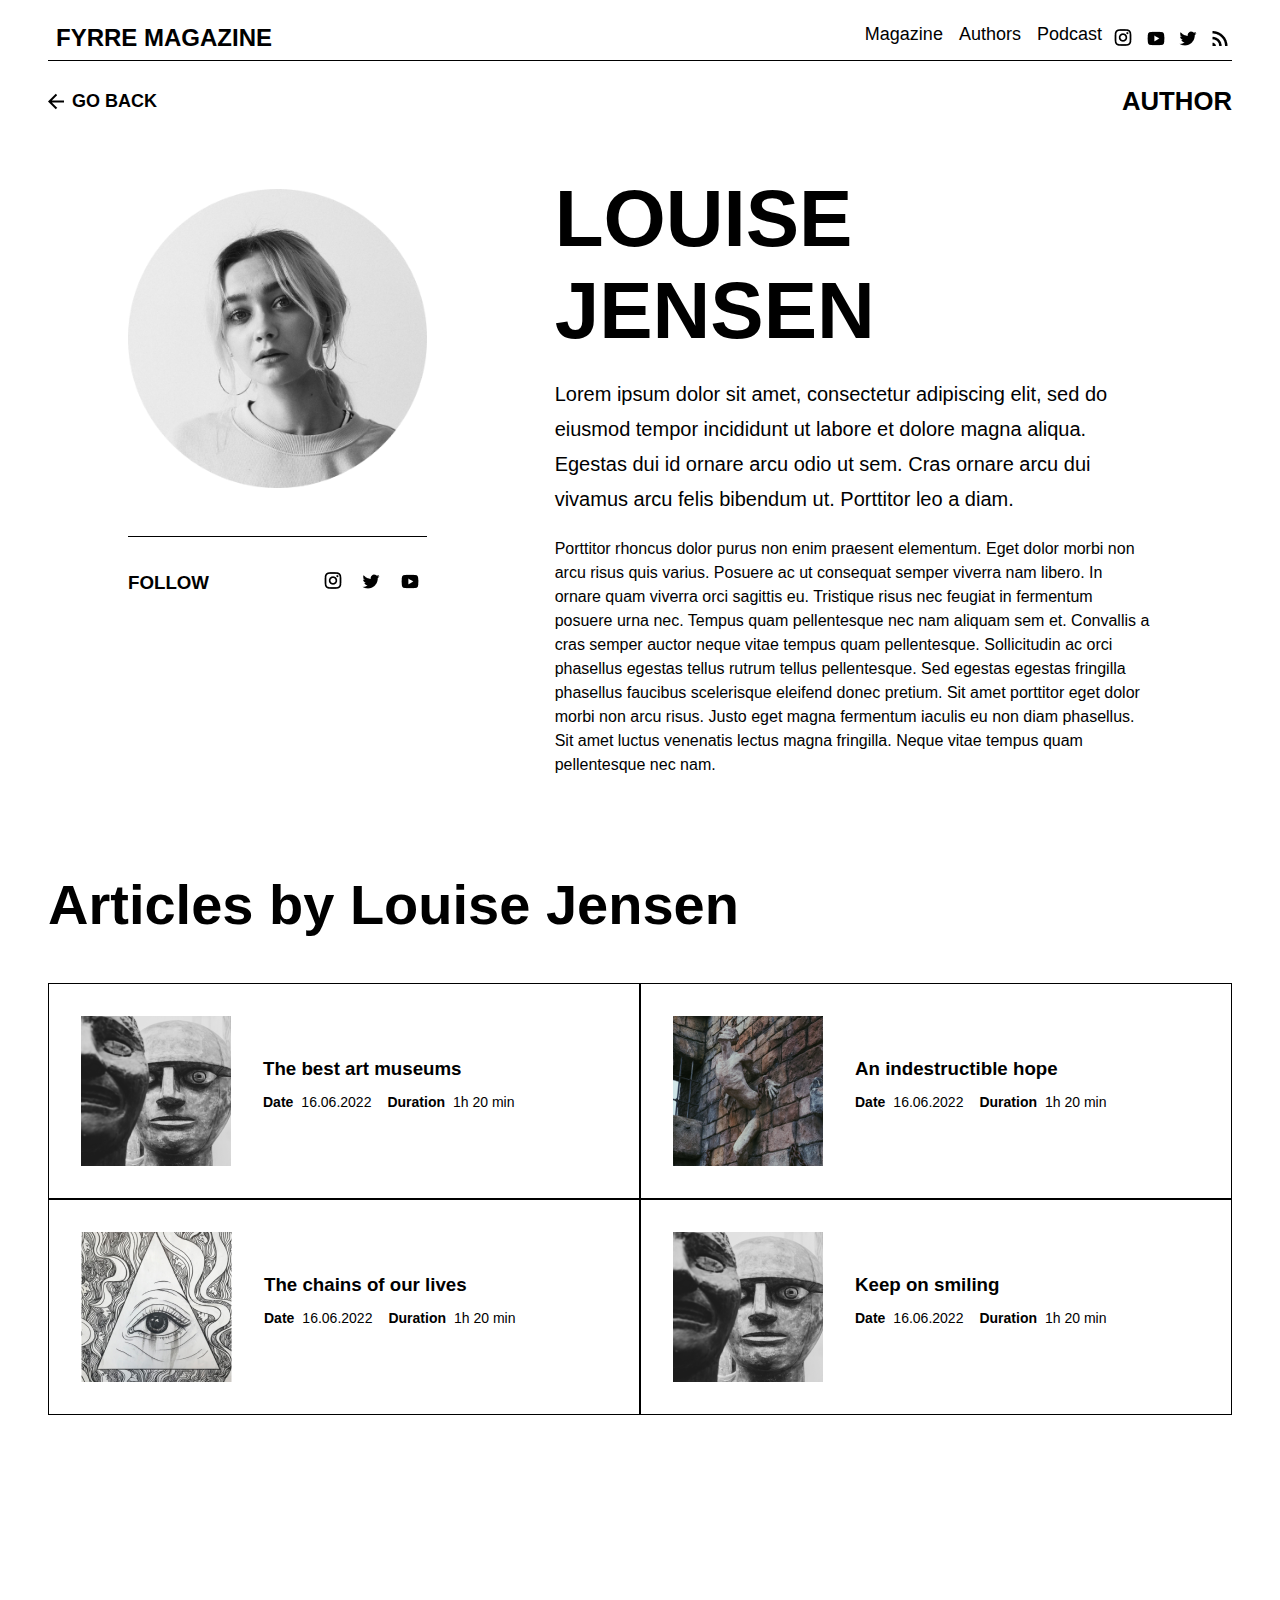
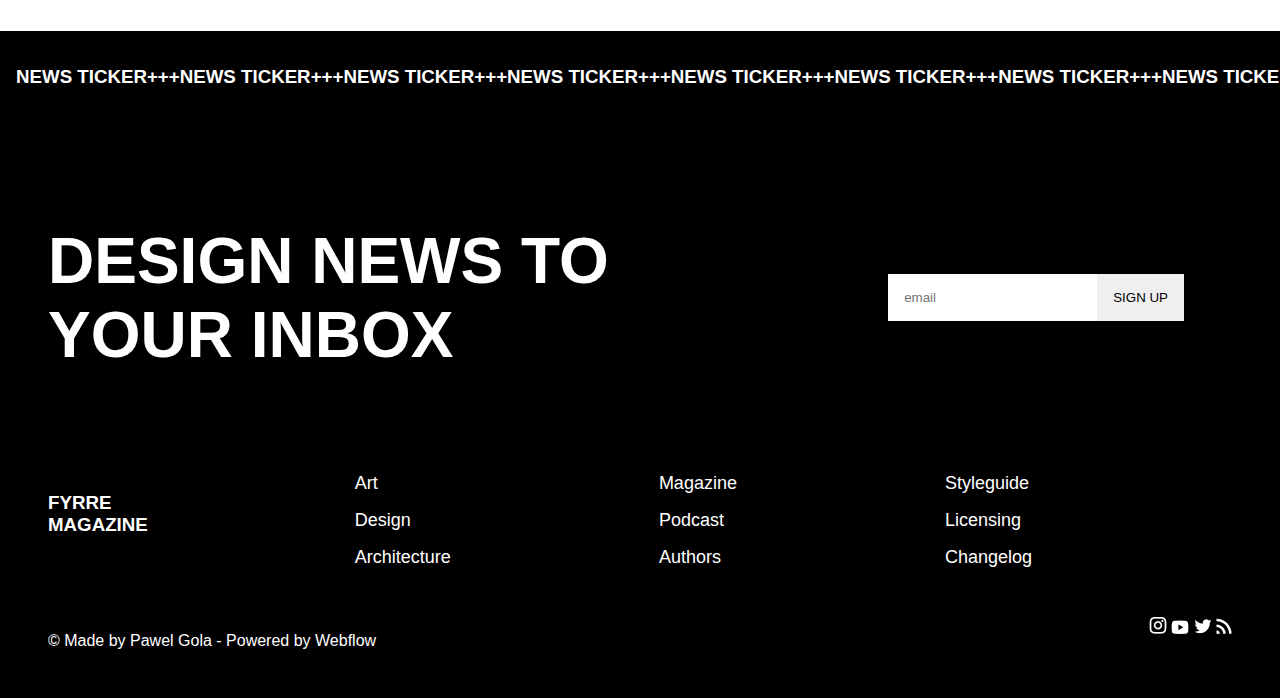
<file: author-post.html>
<!DOCTYPE html>
<html lang="en">
<head>
    <meta charset="UTF-8">
    <meta name="viewport" content="width=device-width, initial-scale=1.0">
    <title>Document</title>
    <link rel="stylesheet" href="">
    <link rel="stylesheet" href="magazine-post.css">
    <link rel="stylesheet" href="footer-header.css">
</head>
<body>
    <section class="mag-post-section">
        <div id="header-container"></div>
        <div class="go-back">
            <div class="go-back-arrow">
                <img src="./img/left-arrow.png" alt="">
                <a href="./authors.html" class="go-back-h4">GO BACK</a>
            </div>
            <h3>AUTHOR</h3>
            
        </div>
    
    </section>
    
    <section class="post-content">
        <div class="profile">
            <div class="podcast-info author-info">
                <img src="./img/louise-2.webp" alt="">
            </div>
            <div>
                <div class="info author-socials-info">
                    <h3>FOLLOW</h3>
                    <div>
                        <img src="./img/insta-icon-blackj.png" alt="">
                        <img src="./img/twitter-icon-black.png" alt="">
                        <img src="./img/yt-icon-black.png" alt="">
                    </div>
                </div>
            </div>
            
        </div>
        <div class="text">
            <div>
                <h1>LOUISE JENSEN</h1>
            </div>
            <p class="bigger-text">Lorem ipsum dolor sit amet, consectetur adipiscing elit, sed do eiusmod tempor incididunt ut labore et dolore magna aliqua. Egestas dui id ornare arcu odio ut sem. Cras ornare arcu dui vivamus arcu felis bibendum ut. Porttitor leo a diam.</p>
            <p class="smaller-text">Porttitor rhoncus dolor purus non enim praesent elementum. Eget dolor morbi non arcu risus quis varius. Posuere ac ut consequat semper viverra nam libero. In ornare quam viverra orci sagittis eu. Tristique risus nec feugiat in fermentum posuere urna nec. Tempus quam pellentesque nec nam aliquam sem et. Convallis a cras semper auctor neque vitae tempus quam pellentesque. Sollicitudin ac orci phasellus egestas tellus rutrum tellus pellentesque. Sed egestas egestas fringilla phasellus faucibus scelerisque eleifend donec pretium. Sit amet porttitor eget dolor morbi non arcu risus. Justo eget magna fermentum iaculis eu non diam phasellus. Sit amet luctus venenatis lectus magna fringilla. Neque vitae tempus quam pellentesque nec nam.</p>
        </div>
       
    </section>
    <section class="authors">
        <div>
            <h2 class="louises-articles">Articles by Louise Jensen</h2>
        </div>
        <div class="authors-div">
            <div class="author">
                <img class="author-img" src="./img/louise-article-1.webp" alt="">
                <div>
                    <h3>The best art museums</h3>
                    <div class="your-eyes-div-subdiv">
                        <p><span>Date</span>16.06.2022</p>
                        <p><span>Duration</span>1h 20 min</p>
                    </div>
                </div>
            </div>
            <div class="author">
                <img class="author-img" src="./img/louise-article.2.webp" alt="">
                <div>
                    <h3>An indestructible hope</h3>
                    <div class="your-eyes-div-subdiv">
                        <p><span>Date</span>16.06.2022</p>
                        <p><span>Duration</span>1h 20 min</p>
                    </div>
                </div>
            </div>
            <div class="author">
                <img class="author-img" src="./img/louise-article-3.webp" alt="">
                <div>
                    <h3>The chains of our lives</h3>
                    <div class="your-eyes-div-subdiv">
                        <p><span>Date</span>16.06.2022</p>
                        <p><span>Duration</span>1h 20 min</p>
                    </div>
                </div>
            </div>
            <div class="author">
                <img class="author-img" src="./img/louise-article-1.webp" alt="">
                <div>
                    <h3>Keep on smiling</h3>
                    <div class="your-eyes-div-subdiv">
                        <p><span>Date</span>16.06.2022</p>
                        <p><span>Duration</span>1h 20 min</p>
                    </div>
                </div>
            </div>
        </div>
        
        
    </section>
    <div id="footer-container"></div>
    <script>
        fetch('header.html')
    .then(response => response.text())
    .then(data => {
        document.getElementById('header-container').innerHTML = data;
    });
 
 fetch('footer.html')
    .then(response => response.text())
    .then(data => {
        document.getElementById('footer-container').innerHTML = data;
    });
     </script>   
    
</body>
</html>
</file>
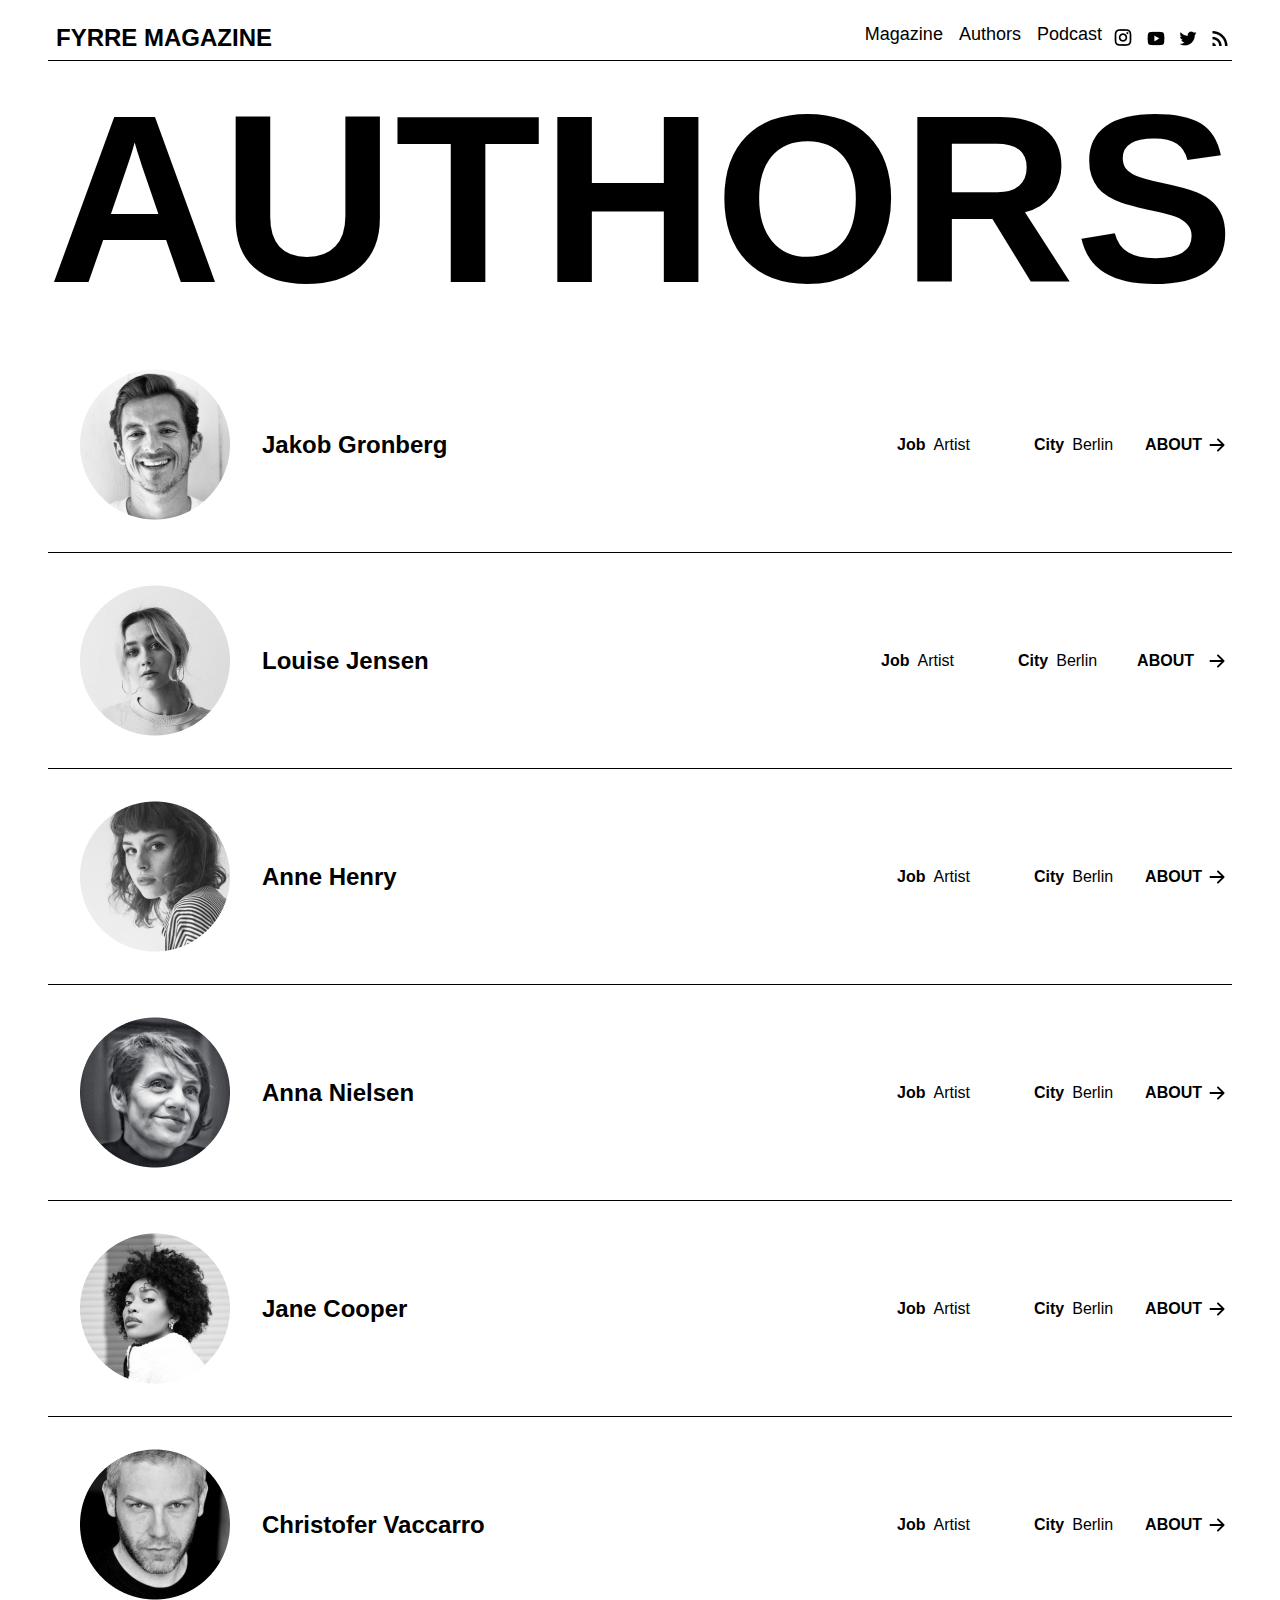
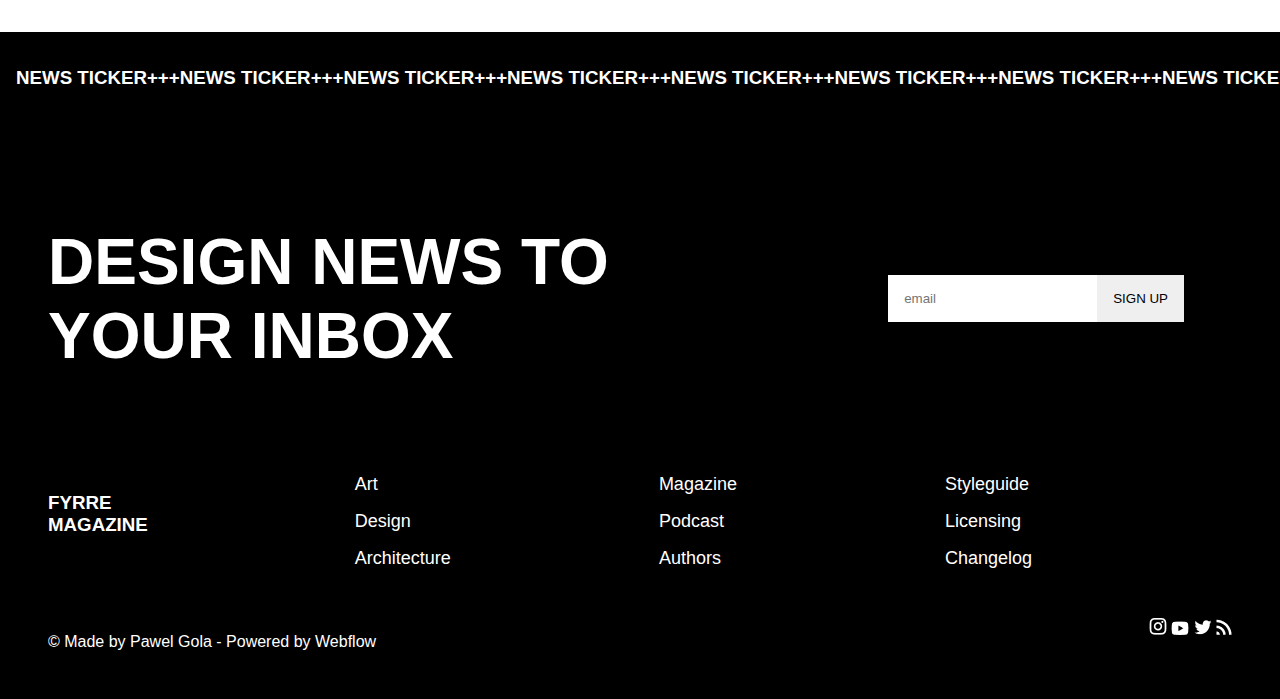
<file: authors.html>
<!DOCTYPE html>
<html lang="en">
<head>
    <meta charset="UTF-8">
    <meta name="viewport" content="width=device-width, initial-scale=1.0">
    <title>Document</title>
    <link rel="stylesheet" href="podcast.css">
    <link rel="stylesheet" href="footer-header.css">
</head>
<body>
    <section class="first-section">
        <div id="header-container"></div>
        <h1>AUTHORS</h1>
    
    </section>
    <section class="podcasts">
        <div class="podcast">
            <div class="podcast-subdiv">
                <img src="./img/jakob-2.webp" alt="">
                <h2>Jakob Gronberg</h2>
            </div>
            <div class="podcast-subdiv">
                <p><span>Job</span>Artist</p>
                <p><span>City</span>Berlin</p>
                <div class="all-podcasts">ABOUT
                     <svg xmlns="http://www.w3.org/2000/svg" width="30" height="30" viewBox="0 0 16 16">
                    <path fill-rule="evenodd" d="M4 8a.5.5 0 0 1 .5-.5h5.793L8.146 5.354a.5.5 0 1 1 .708-.708l3 3a.5.5 0 0 1 0 .708l-3 3a.5.5 0 0 1-.708-.708L10.293 8.5H4.5A.5.5 0 0 1 4 8"/>
                  </svg>
                </div>
            </div>

            
          
        </div>
        <div class="podcast">
            <div class="podcast-subdiv">
                <img src="./img/louise.webp" alt="">
                <h2>Louise Jensen</h2>
            </div>
            <div class="podcast-subdiv">
                <p><span>Job</span>Artist</p>
                <p><span>City</span>Berlin</p>
                <div class="all-podcasts">
                    <a href="./author-post.html">ABOUT</a>
                     <svg xmlns="http://www.w3.org/2000/svg" width="30" height="30" viewBox="0 0 16 16">
                    <path fill-rule="evenodd" d="M4 8a.5.5 0 0 1 .5-.5h5.793L8.146 5.354a.5.5 0 1 1 .708-.708l3 3a.5.5 0 0 1 0 .708l-3 3a.5.5 0 0 1-.708-.708L10.293 8.5H4.5A.5.5 0 0 1 4 8"/>
                  </svg>
                </div>
            </div>

            
          
        </div>
        <div class="podcast">
            <div class="podcast-subdiv">
                <img src="./img/anne.webp" alt="">
                <h2>Anne Henry</h2>
            </div>
            <div class="podcast-subdiv">
                <p><span>Job</span>Artist</p>
                <p><span>City</span>Berlin</p>
                <div class="all-podcasts">ABOUT
                     <svg xmlns="http://www.w3.org/2000/svg" width="30" height="30" viewBox="0 0 16 16">
                    <path fill-rule="evenodd" d="M4 8a.5.5 0 0 1 .5-.5h5.793L8.146 5.354a.5.5 0 1 1 .708-.708l3 3a.5.5 0 0 1 0 .708l-3 3a.5.5 0 0 1-.708-.708L10.293 8.5H4.5A.5.5 0 0 1 4 8"/>
                  </svg>
                </div>
            </div>

            
          
        </div>
        <div class="podcast">
            <div class="podcast-subdiv">
                <img src="./img/annenie.webp" alt="">
                <h2>Anna Nielsen</h2>
            </div>
            <div class="podcast-subdiv">
                <p><span>Job</span>Artist</p>
                <p><span>City</span>Berlin</p>
                <div class="all-podcasts">ABOUT
                     <svg xmlns="http://www.w3.org/2000/svg" width="30" height="30" viewBox="0 0 16 16">
                    <path fill-rule="evenodd" d="M4 8a.5.5 0 0 1 .5-.5h5.793L8.146 5.354a.5.5 0 1 1 .708-.708l3 3a.5.5 0 0 1 0 .708l-3 3a.5.5 0 0 1-.708-.708L10.293 8.5H4.5A.5.5 0 0 1 4 8"/>
                  </svg>
                </div>
            </div>

            
          
        </div>
        <div class="podcast">
            <div class="podcast-subdiv">
                <img src="./img/jane.webp" alt="">
                <h2>Jane Cooper</h2>
            </div>
            <div class="podcast-subdiv">
                <p><span>Job</span>Artist</p>
                <p><span>City</span>Berlin</p>
                <div class="all-podcasts">ABOUT
                     <svg xmlns="http://www.w3.org/2000/svg" width="30" height="30" viewBox="0 0 16 16">
                    <path fill-rule="evenodd" d="M4 8a.5.5 0 0 1 .5-.5h5.793L8.146 5.354a.5.5 0 1 1 .708-.708l3 3a.5.5 0 0 1 0 .708l-3 3a.5.5 0 0 1-.708-.708L10.293 8.5H4.5A.5.5 0 0 1 4 8"/>
                  </svg>
                </div>
            </div>

            
          
        </div>
        <div class="podcast-last podcast">
            <div class="podcast-subdiv">
                <img src="./img/cristofer.webp" alt="">
                <h2>Christofer Vaccarro</h2>
            </div>
            <div class="podcast-subdiv">
                <p><span>Job</span>Artist</p>
                <p><span>City</span>Berlin</p>
                <div class="all-podcasts">ABOUT
                     <svg xmlns="http://www.w3.org/2000/svg" width="30" height="30" viewBox="0 0 16 16">
                    <path fill-rule="evenodd" d="M4 8a.5.5 0 0 1 .5-.5h5.793L8.146 5.354a.5.5 0 1 1 .708-.708l3 3a.5.5 0 0 1 0 .708l-3 3a.5.5 0 0 1-.708-.708L10.293 8.5H4.5A.5.5 0 0 1 4 8"/>
                  </svg>
                </div>
            </div>

            
          
        </div>
    </section>
    <div id="footer-container"></div>
    <script>
       fetch('header.html')
   .then(response => response.text())
   .then(data => {
       document.getElementById('header-container').innerHTML = data;
   });

fetch('footer.html')
   .then(response => response.text())
   .then(data => {
       document.getElementById('footer-container').innerHTML = data;
   });
    </script>   
    
</body>
</html>
</file>
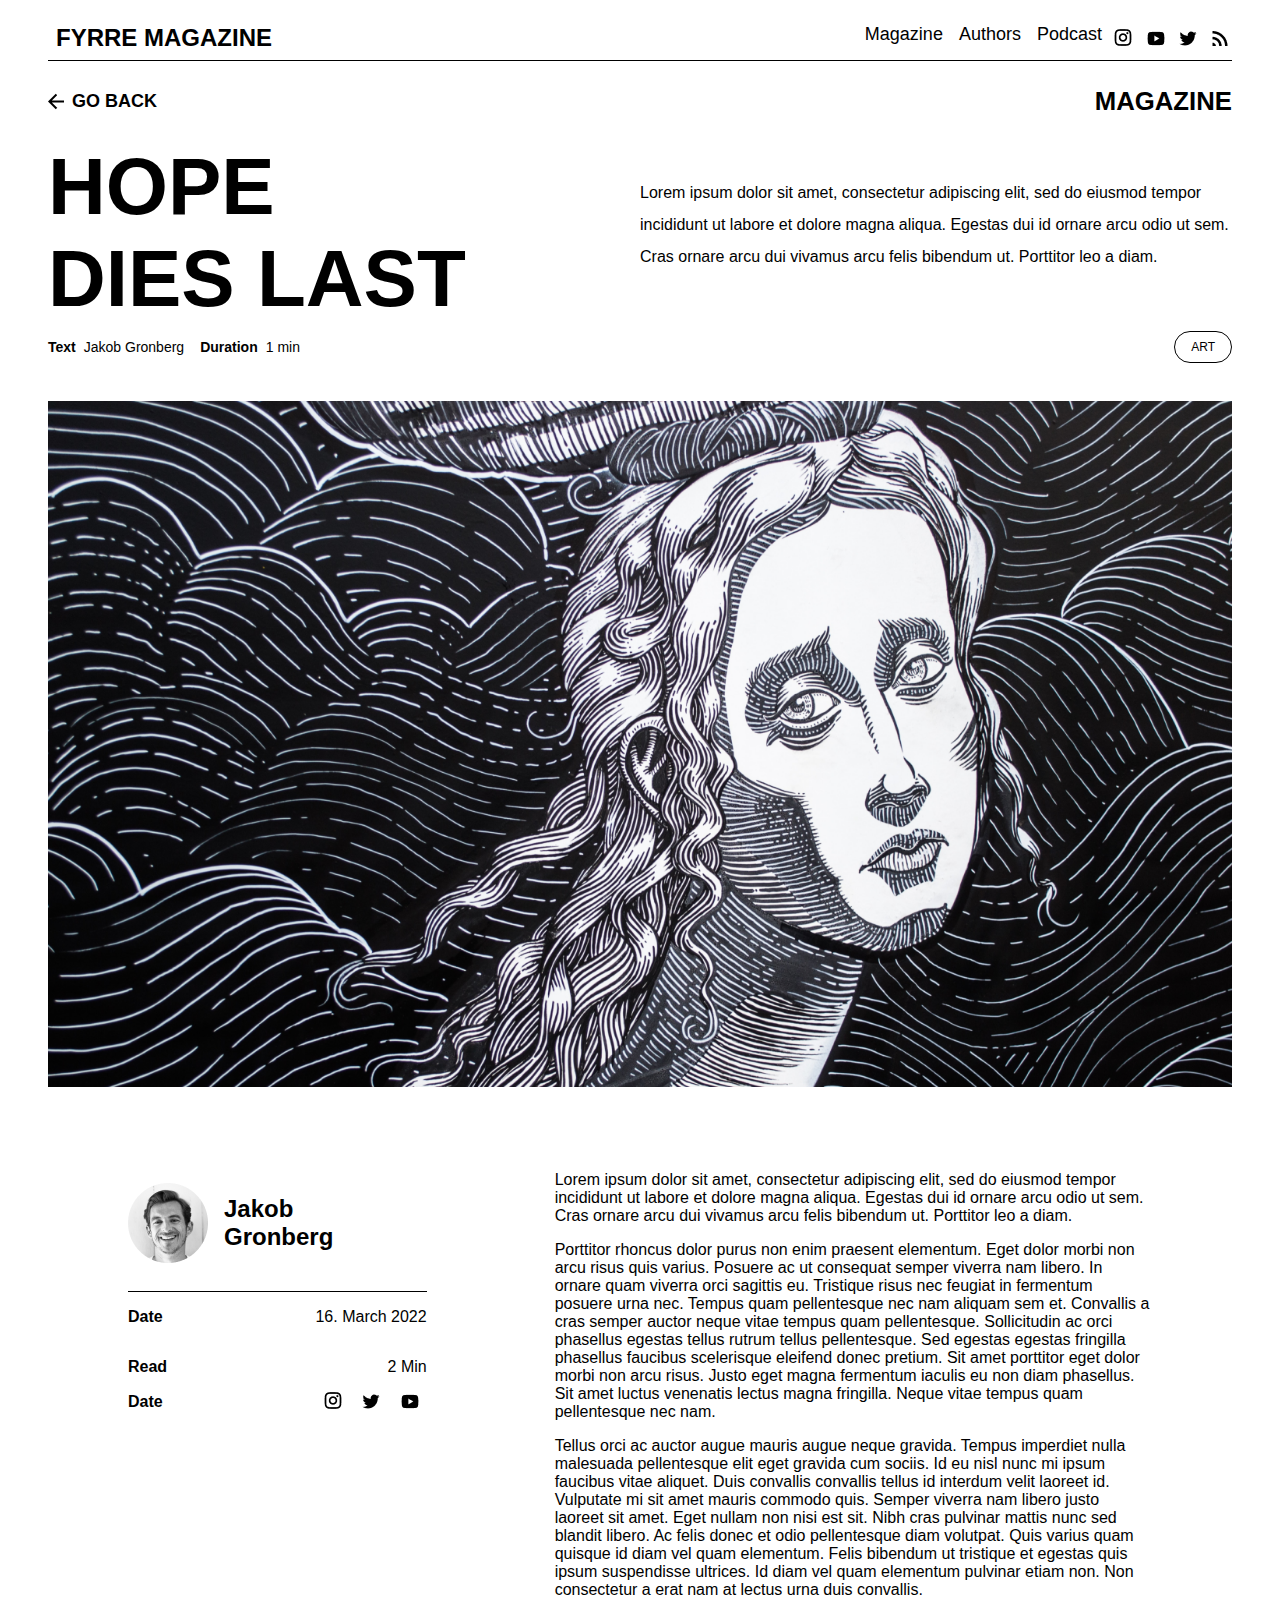
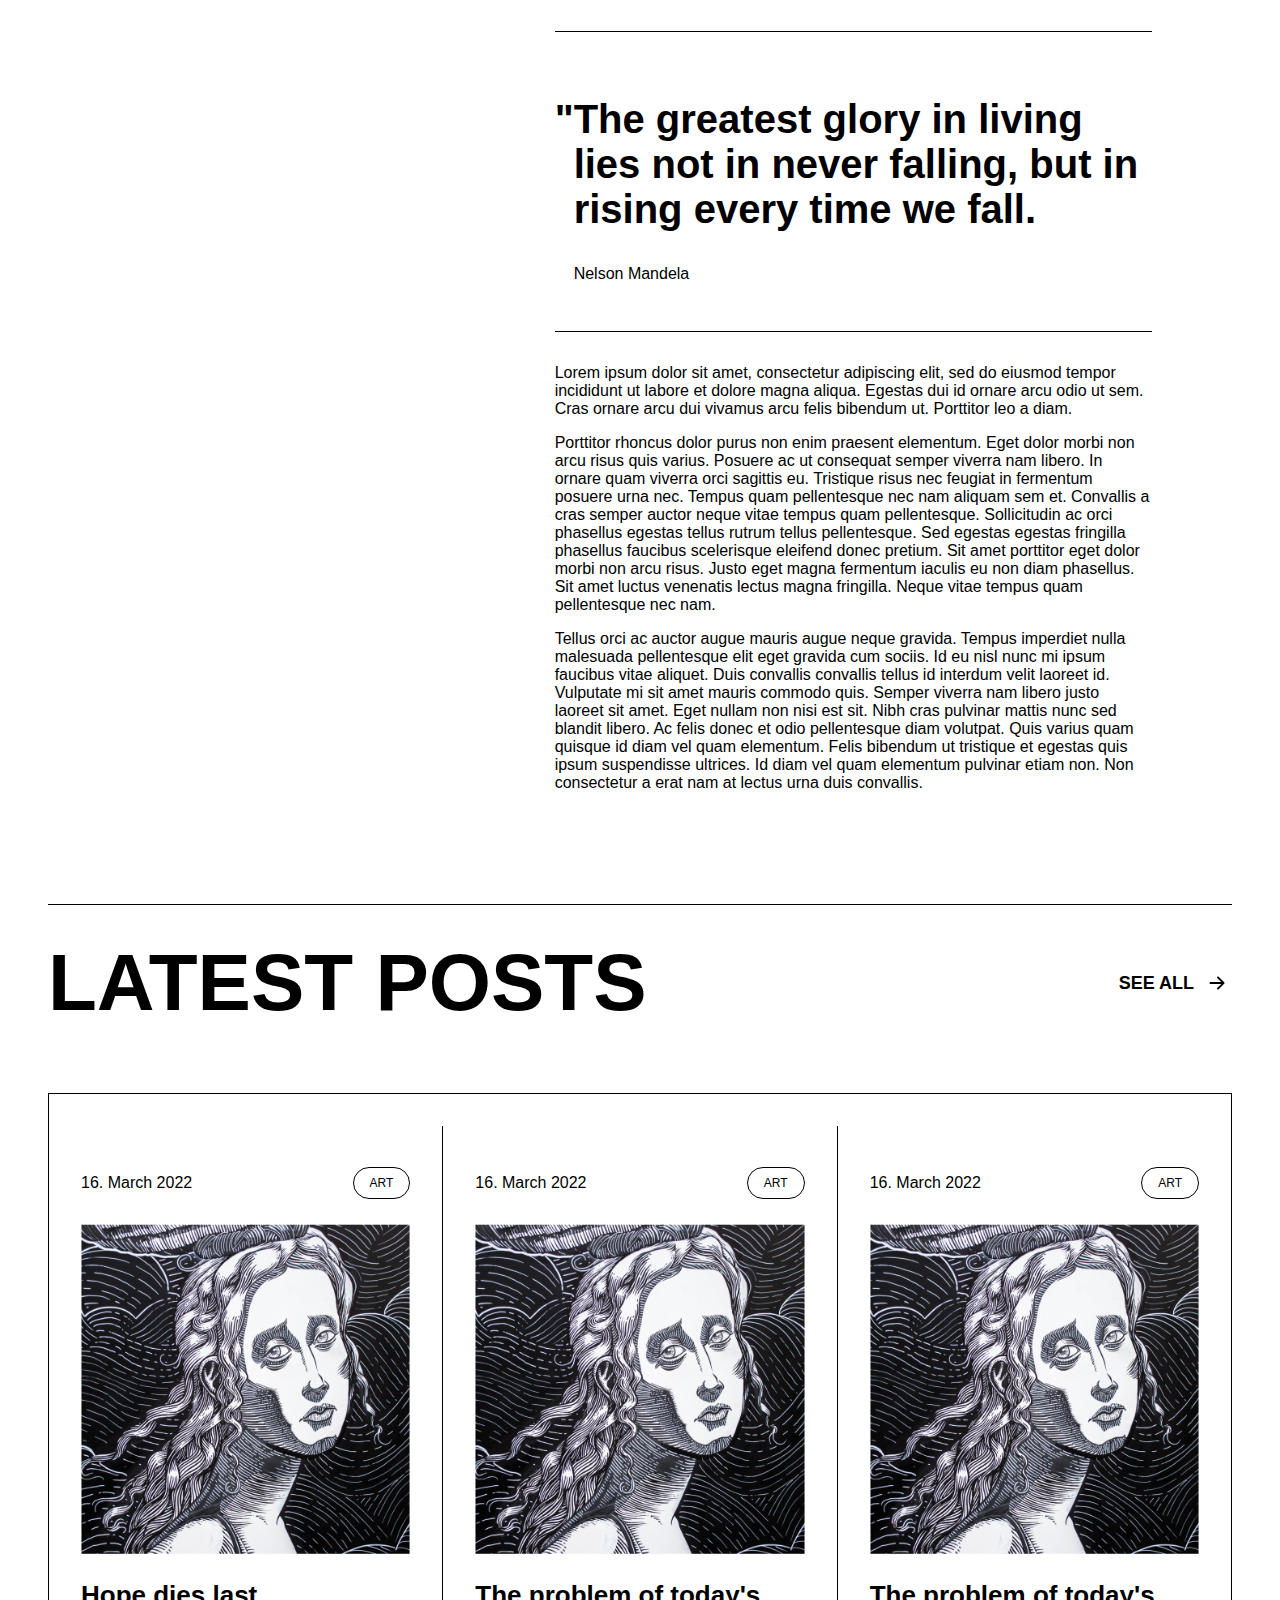
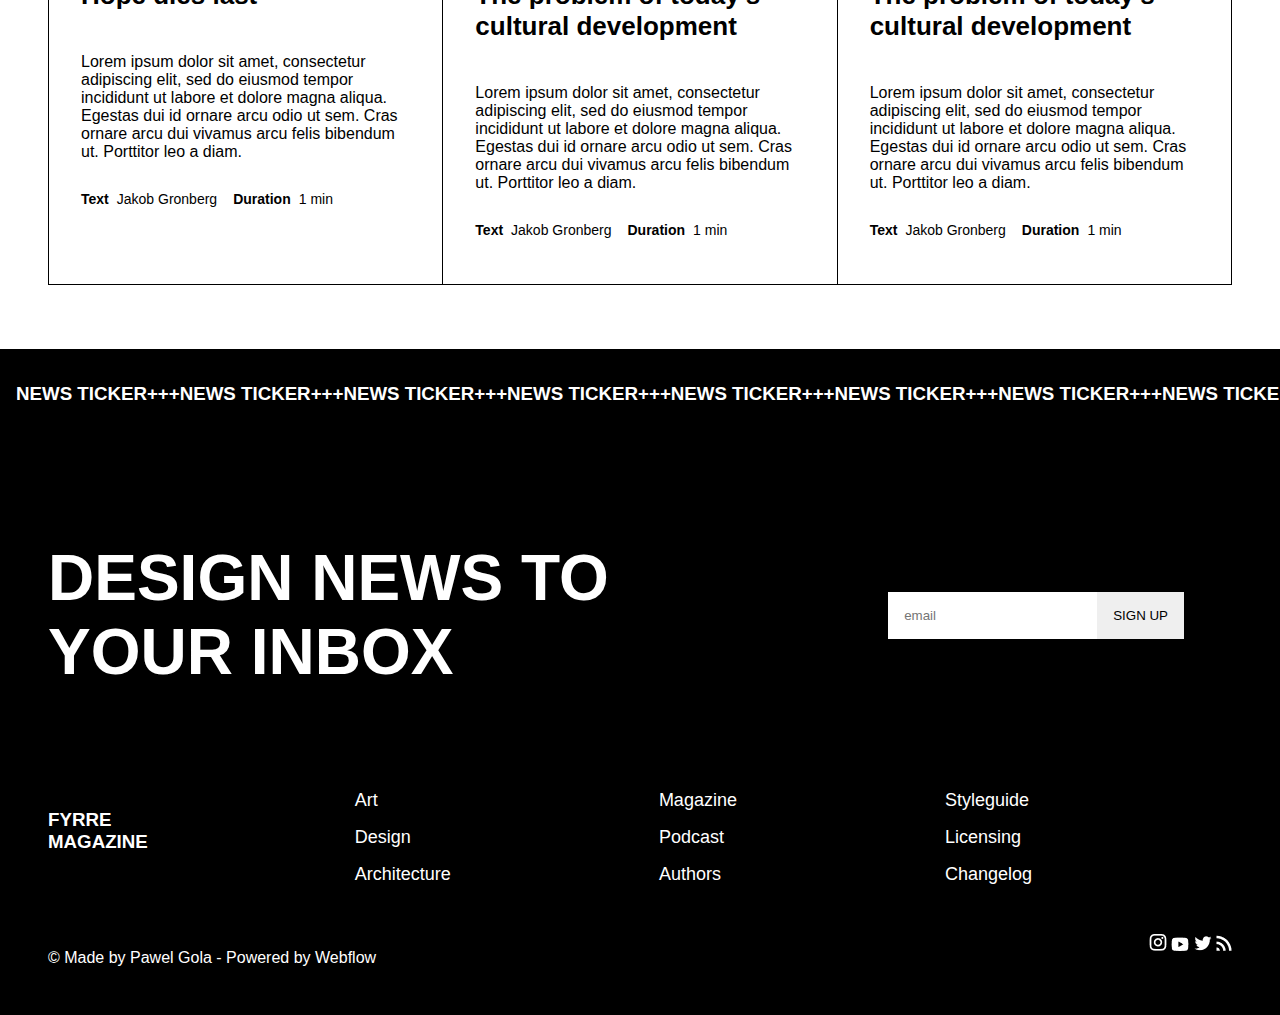
<file: magazine-post.html>
<!DOCTYPE html>
<html lang="en">
<head>
    <meta charset="UTF-8">
    <meta name="viewport" content="width=device-width, initial-scale=1.0">
    <title>Document</title>
    <link rel="stylesheet" href="">
    <link rel="stylesheet" href="magazine-post.css">
    <link rel="stylesheet" href="footer-header.css">
</head>
<body>
    <section class="mag-post-section">
        <div id="header-container"></div>
        <div class="go-back">
            <div class="go-back-arrow">
                <img src="./img/left-arrow.png" alt="">
                <a href="./magazine.html" class="go-back-h4">GO BACK</a>
            </div>
            <h3>MAGAZINE</h3>
            
        </div>
        <div class="hope-dies-last">
            <h1>HOPE<br> DIES LAST</h1>
            <p class="description">Lorem ipsum dolor sit amet, consectetur adipiscing elit, sed do eiusmod tempor incididunt ut labore et dolore magna aliqua. Egestas dui id ornare arcu odio ut sem. Cras ornare arcu dui vivamus arcu felis bibendum ut. Porttitor leo a diam.</p>
        </div>
        <div class="post-text-date">
            <div class="post-text-date">
                <p><span>Text</span>Jakob Gronberg</p>
                <p><span>Duration</span>1 min</p>
            </div>
            <div class="category">ART</div>
        </div>
        <img src="./img/post-img.webp" alt="">
    </section>
    <section class="post-content">
        <div class="profile">
            <div class="profile-and-name">
                <img src="img/jakob.webp" alt="">
                <h3>Jakob<br>Gronberg</h3>
            </div>
            <div>
                <div class="info">
                    <span>Date</span>
                    <p>16. March 2022</p>
                </div>
                <div class="info">
                    <span>Read</span>
                    <p>2 Min</p>
                </div>
                <div class="info">
                    <span>Date</span>
                    <div>
                        <img src="./img/insta-icon-blackj.png" alt="">
                        <img src="./img/twitter-icon-black.png" alt="">
                        <img src="./img/yt-icon-black.png" alt="">
                    </div>
                </div>
            </div>
            
        </div>
        <div class="text">
            <p class="bigger">Lorem ipsum dolor sit amet, consectetur adipiscing elit, sed do eiusmod tempor incididunt ut labore et dolore magna aliqua. Egestas dui id ornare arcu odio ut sem. Cras ornare arcu dui vivamus arcu felis bibendum ut. Porttitor leo a diam.</p>
            <p>Porttitor rhoncus dolor purus non enim praesent elementum. Eget dolor morbi non arcu risus quis varius. Posuere ac ut consequat semper viverra nam libero. In ornare quam viverra orci sagittis eu. Tristique risus nec feugiat in fermentum posuere urna nec. Tempus quam pellentesque nec nam aliquam sem et. Convallis a cras semper auctor neque vitae tempus quam pellentesque. Sollicitudin ac orci phasellus egestas tellus rutrum tellus pellentesque. Sed egestas egestas fringilla phasellus faucibus scelerisque eleifend donec pretium. Sit amet porttitor eget dolor morbi non arcu risus. Justo eget magna fermentum iaculis eu non diam phasellus. Sit amet luctus venenatis lectus magna fringilla. Neque vitae tempus quam pellentesque nec nam.</p>
            <p>Tellus orci ac auctor augue mauris augue neque gravida. Tempus imperdiet nulla malesuada pellentesque elit eget gravida cum sociis. Id eu nisl nunc mi ipsum faucibus vitae aliquet. Duis convallis convallis tellus id interdum velit laoreet id. Vulputate mi sit amet mauris commodo quis. Semper viverra nam libero justo laoreet sit amet. Eget nullam non nisi est sit. Nibh cras pulvinar mattis nunc sed blandit libero. Ac felis donec et odio pellentesque diam volutpat. Quis varius quam quisque id diam vel quam elementum. Felis bibendum ut tristique et egestas quis ipsum suspendisse ultrices. Id diam vel quam elementum pulvinar etiam non. Non consectetur a erat nam at lectus urna duis convallis.</p>
            <div class="quote-div">
                <h2>"</h2>
                <div>
                    <h2>The greatest glory in living lies not in never falling, but in rising every time we fall.</h2>
                    <p>Nelson Mandela</p>
                </div>
            </div>
            <p>Lorem ipsum dolor sit amet, consectetur adipiscing elit, sed do eiusmod tempor incididunt ut labore et dolore magna aliqua. Egestas dui id ornare arcu odio ut sem. Cras ornare arcu dui vivamus arcu felis bibendum ut. Porttitor leo a diam.</p>
            <p>Porttitor rhoncus dolor purus non enim praesent elementum. Eget dolor morbi non arcu risus quis varius. Posuere ac ut consequat semper viverra nam libero. In ornare quam viverra orci sagittis eu. Tristique risus nec feugiat in fermentum posuere urna nec. Tempus quam pellentesque nec nam aliquam sem et. Convallis a cras semper auctor neque vitae tempus quam pellentesque. Sollicitudin ac orci phasellus egestas tellus rutrum tellus pellentesque. Sed egestas egestas fringilla phasellus faucibus scelerisque eleifend donec pretium. Sit amet porttitor eget dolor morbi non arcu risus. Justo eget magna fermentum iaculis eu non diam phasellus. Sit amet luctus venenatis lectus magna fringilla. Neque vitae tempus quam pellentesque nec nam.</p>
            <p>Tellus orci ac auctor augue mauris augue neque gravida. Tempus imperdiet nulla malesuada pellentesque elit eget gravida cum sociis. Id eu nisl nunc mi ipsum faucibus vitae aliquet. Duis convallis convallis tellus id interdum velit laoreet id. Vulputate mi sit amet mauris commodo quis. Semper viverra nam libero justo laoreet sit amet. Eget nullam non nisi est sit. Nibh cras pulvinar mattis nunc sed blandit libero. Ac felis donec et odio pellentesque diam volutpat. Quis varius quam quisque id diam vel quam elementum. Felis bibendum ut tristique et egestas quis ipsum suspendisse ultrices. Id diam vel quam elementum pulvinar etiam non. Non consectetur a erat nam at lectus urna duis convallis.</p>
        </div>
       
    </section>
    <section class="latest-posts-section">
        <div>
            <h2 class="">LATEST POSTS</h2>
            <div class="all-podcasts">
                <a href="./magazine.html">SEE ALL</a>
                <svg xmlns="http://www.w3.org/2000/svg" width="30" height="30" viewBox="0 0 16 16">
                    <path fill-rule="evenodd" d="M4 8a.5.5 0 0 1 .5-.5h5.793L8.146 5.354a.5.5 0 1 1 .708-.708l3 3a.5.5 0 0 1 0 .708l-3 3a.5.5 0 0 1-.708-.708L10.293 8.5H4.5A.5.5 0 0 1 4 8"/>
                  </svg>
            </div>
        </div>
        <div class="magazines magazines-3">
            <div class="magazine">
                <div class="magazine-date-category">
                    <p>16. March 2022</p>
                    <div class="category">ART</div>
                </div>
                <img src="./img/article-cover.webp" alt="">
                <h3>Hope dies last</h3>
                <p class="">Lorem ipsum dolor sit amet, consectetur adipiscing elit, sed do eiusmod tempor incididunt ut labore et dolore magna aliqua. Egestas dui id ornare arcu odio ut sem. Cras ornare arcu dui vivamus arcu felis bibendum ut. Porttitor leo a diam.</p>
                <div class="magazine-text-duration">
                    <p><span>Text</span>Jakob Gronberg</p>
                    <p><span>Duration</span>1 min</p>
                </div>
                
            </div>
            <div class="magazine magazine-2">
                <div class="magazine-date-category">
                    <p>16. March 2022</p>
                    <div class="category">ART</div>
                </div>
                <img src="./img/article-cover.webp" alt="">
                <h3>The problem of today's<br> cultural development</h3>
                <p class="">Lorem ipsum dolor sit amet, consectetur adipiscing elit, sed do eiusmod tempor incididunt ut labore et dolore magna aliqua. Egestas dui id ornare arcu odio ut sem. Cras ornare arcu dui vivamus arcu felis bibendum ut. Porttitor leo a diam.</p>
                <div class="magazine-text-duration">
                    <p><span>Text</span>Jakob Gronberg</p>
                    <p><span>Duration</span>1 min</p>
                </div>
                
            </div>
            <div class="magazine">
                <div class="magazine-date-category">
                    <p>16. March 2022</p>
                    <div class="category">ART</div>
                </div>
                <img src="./img/article-cover.webp" alt="">
                <h3>The problem of today's<br> cultural development</h3>
                <p class="">Lorem ipsum dolor sit amet, consectetur adipiscing elit, sed do eiusmod tempor incididunt ut labore et dolore magna aliqua. Egestas dui id ornare arcu odio ut sem. Cras ornare arcu dui vivamus arcu felis bibendum ut. Porttitor leo a diam.</p>
                <div class="magazine-text-duration">
                    <p><span>Text</span>Jakob Gronberg</p>
                    <p><span>Duration</span>1 min</p>
                </div>
                
            </div>
        </div>
    </section>
    <div id="footer-container"></div>
    <script>
        fetch('header.html')
    .then(response => response.text())
    .then(data => {
        document.getElementById('header-container').innerHTML = data;
    });
 
 fetch('footer.html')
    .then(response => response.text())
    .then(data => {
        document.getElementById('footer-container').innerHTML = data;
    });
     </script>   
</body>
</html>
</file>
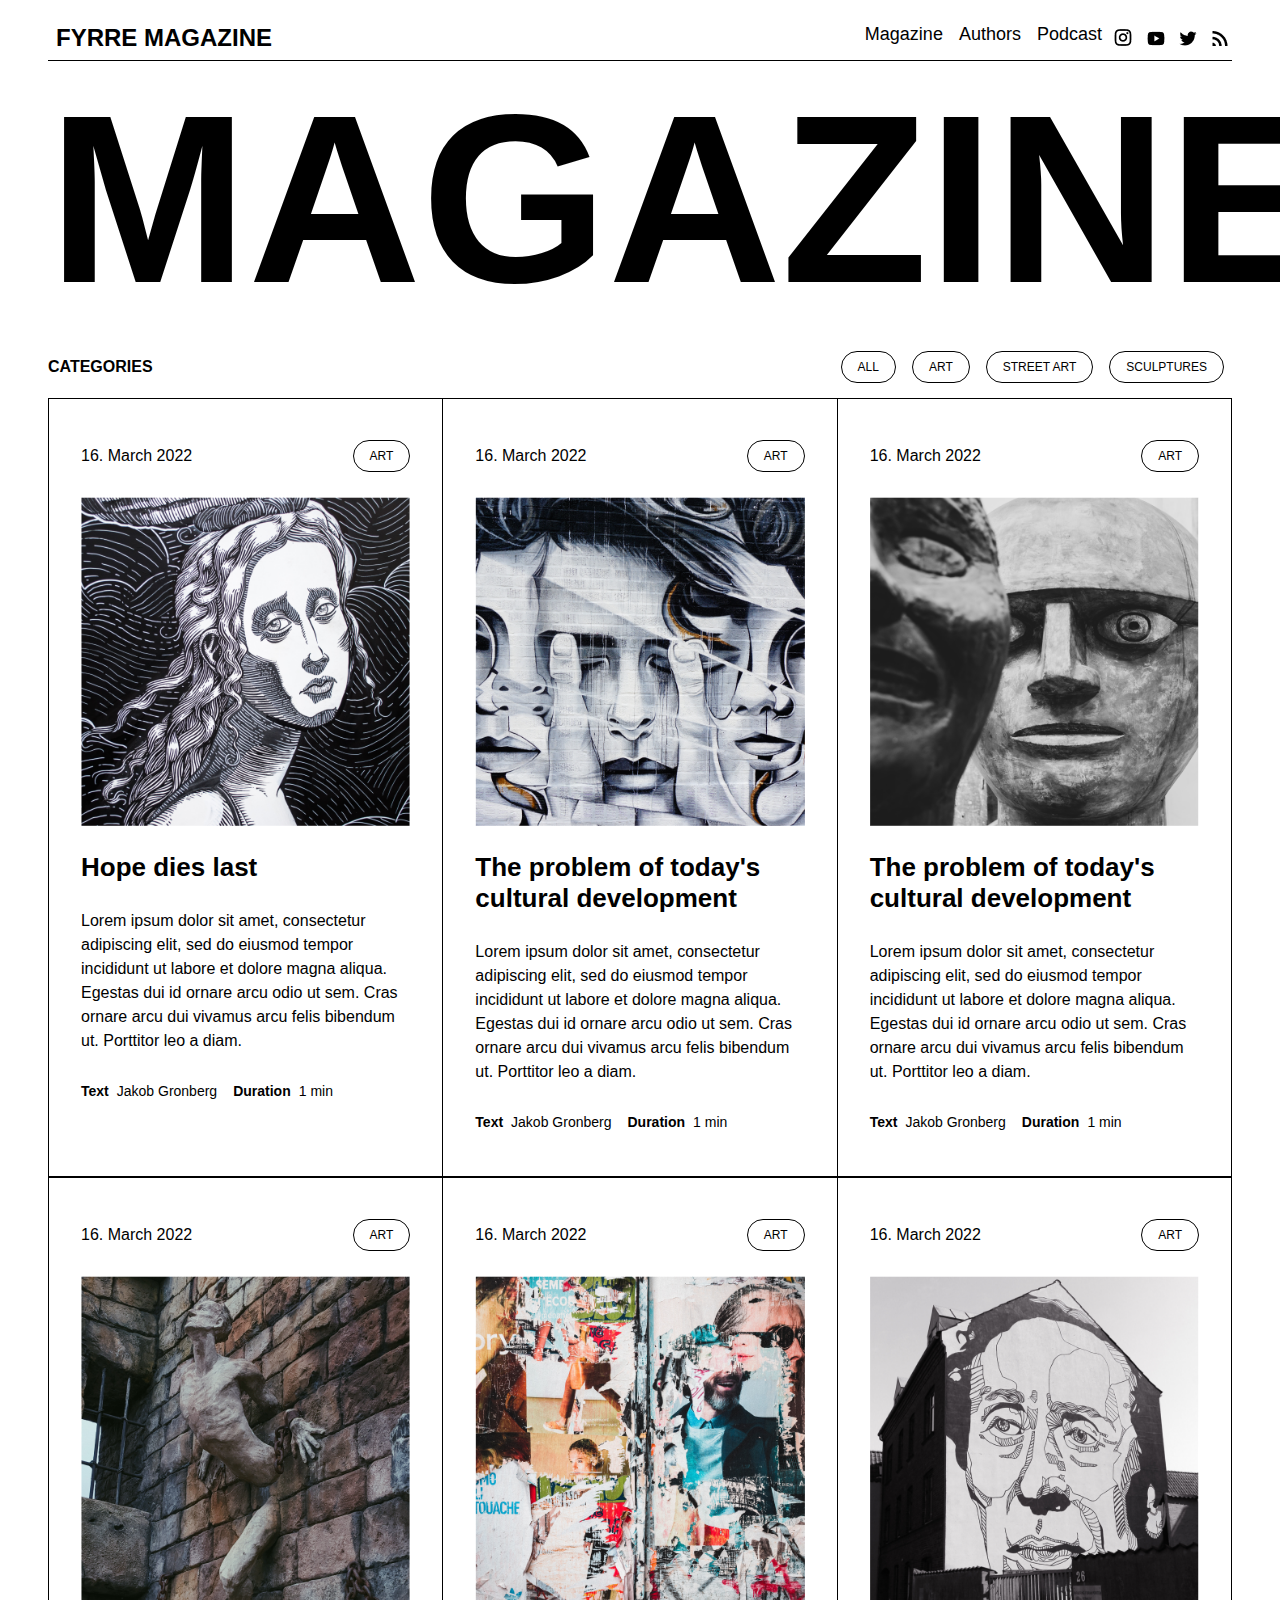
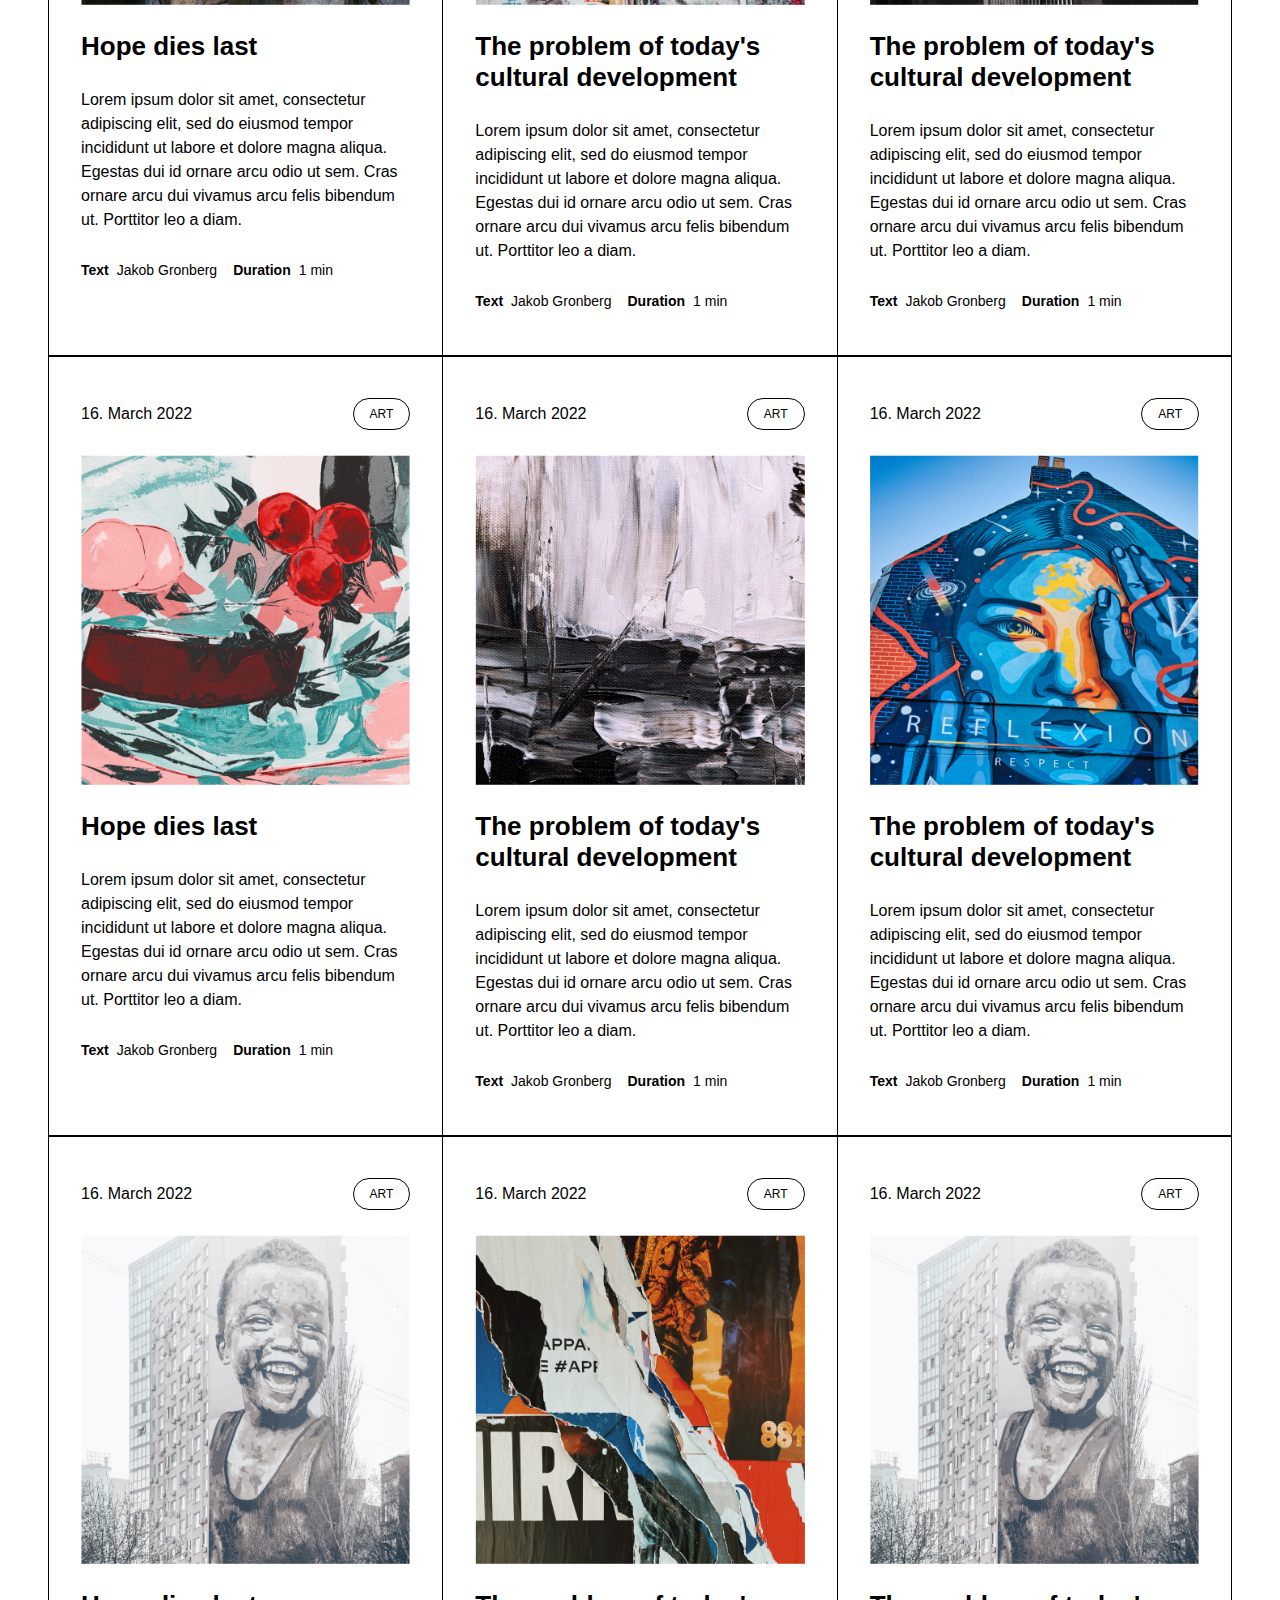
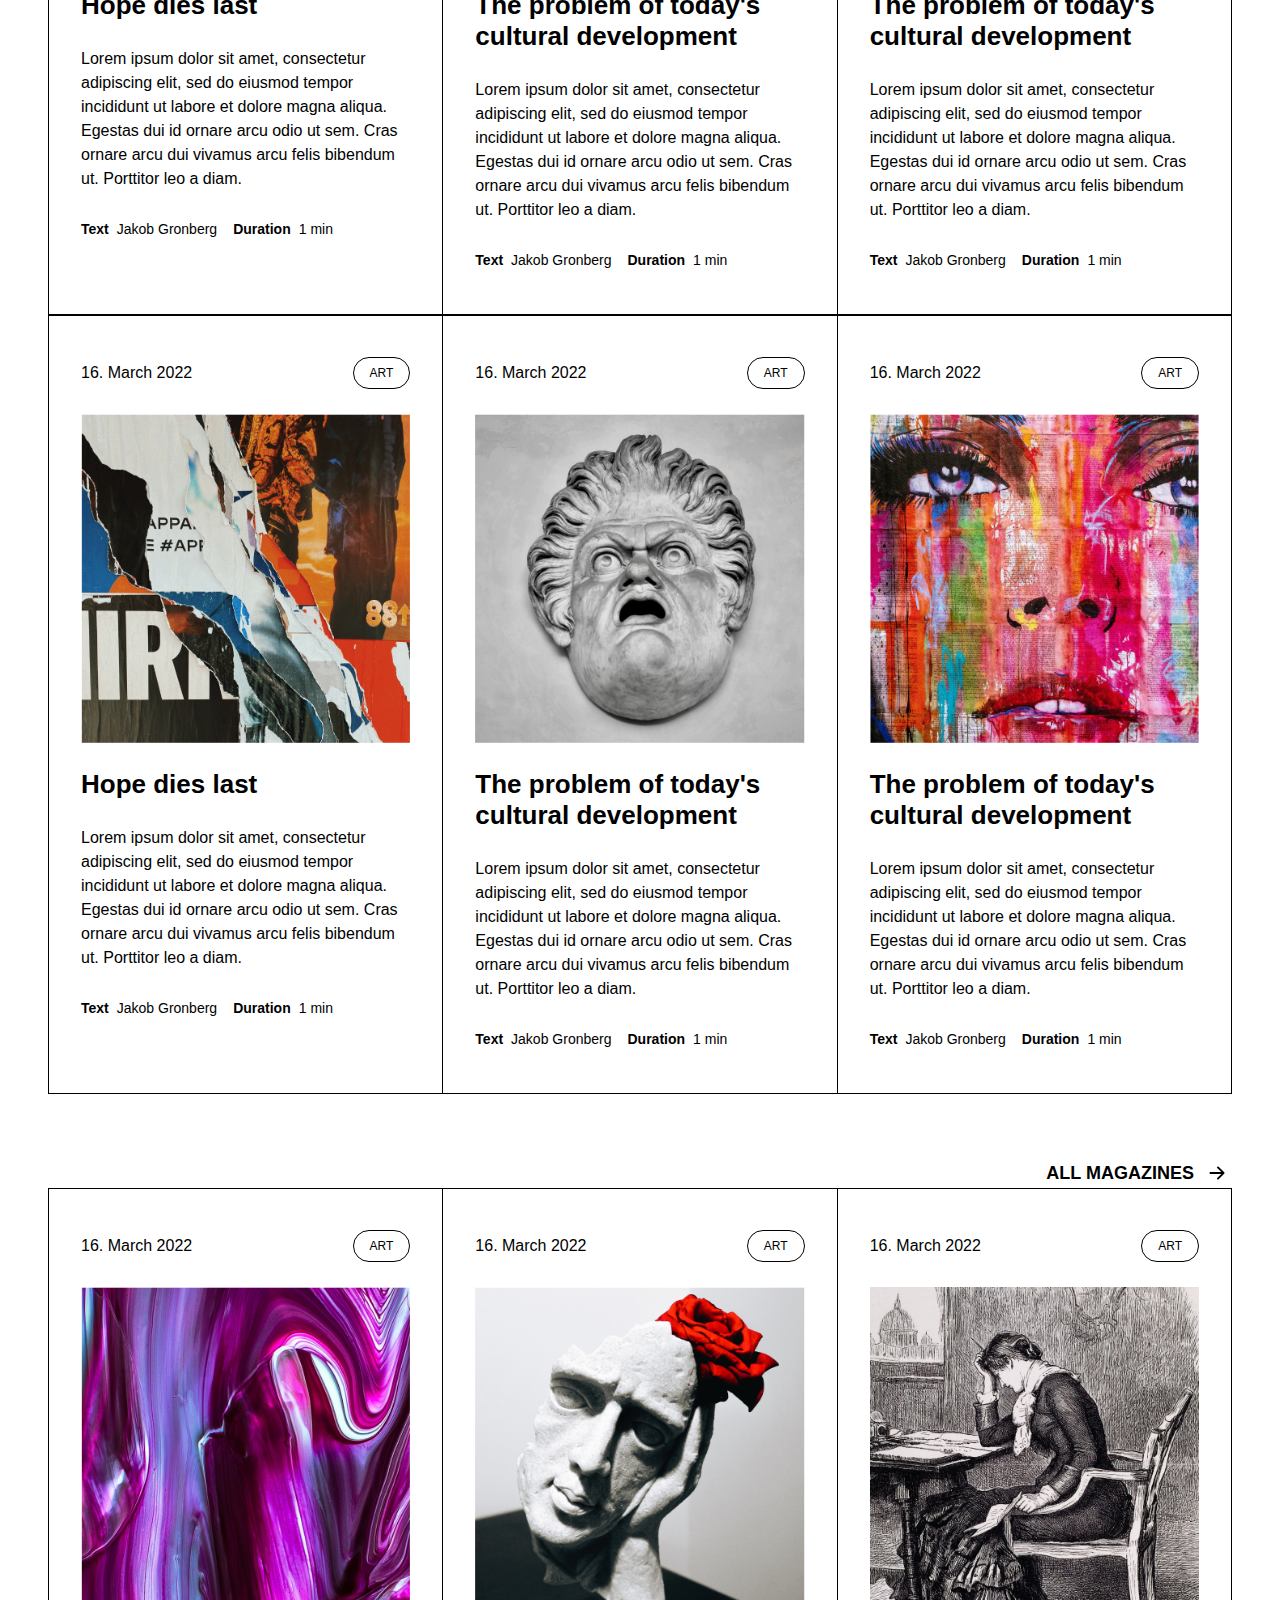
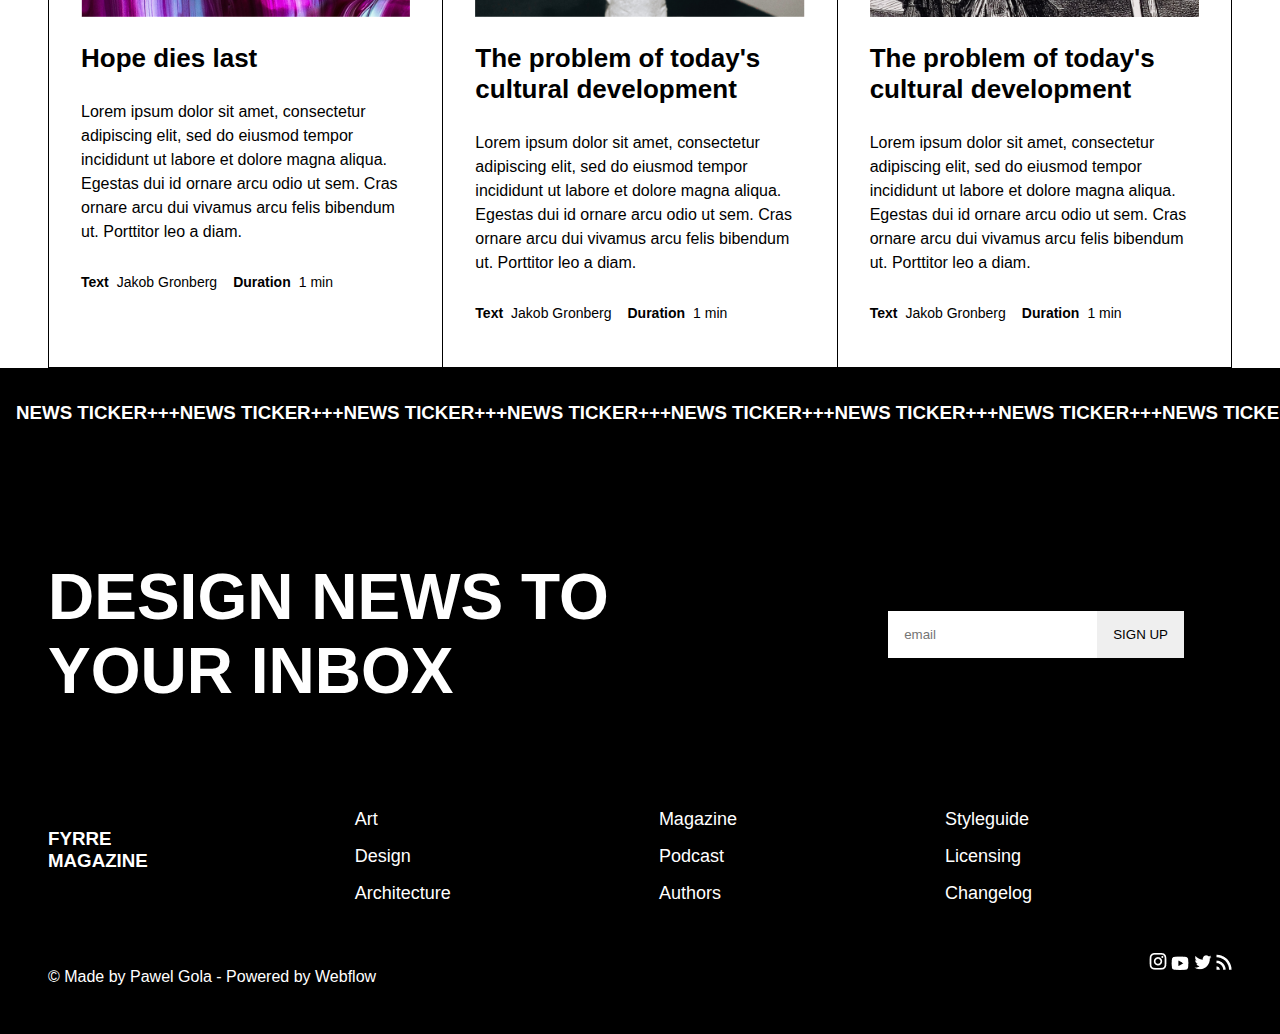
<file: magazine.html>
<!DOCTYPE html>
<html lang="en">
<head>
    <meta charset="UTF-8">
    <meta name="viewport" content="width=device-width, initial-scale=1.0">
    <title>Document</title>
    <link rel="stylesheet" href="magazine.css">
    <link rel="stylesheet" href="footer-header.css">
</head>
<body>
    <section class="magazine-section">
        <div id="header-container"></div>
        <h1>MAGAZINE</h1>
        <div class="categories">
            <h4>CATEGORIES</h4>
            <div class="category-buttons">
                <div class="category-btn">ALL</div>
                <div class="category-btn">ART</div>
                <div class="category-btn">STREET ART</div>
                <div class="category-btn">SCULPTURES</div>
            </div>
        </div>
        
        <div class="magazines">
            <div class="magazine">
                <div class="magazine-date-category">
                    <p>16. March 2022</p>
                    <div class="category">ART</div>
                </div>
                <img src="./img/article-cover.webp" alt="">
                <h3>Hope dies last</h3>
                <p class="description">Lorem ipsum dolor sit amet, consectetur adipiscing elit, sed do eiusmod tempor incididunt ut labore et dolore magna aliqua. Egestas dui id ornare arcu odio ut sem. Cras ornare arcu dui vivamus arcu felis bibendum ut. Porttitor leo a diam.</p>
                <div class="magazine-text-duration">
                    <p><span>Text</span>Jakob Gronberg</p>
                    <p><span>Duration</span>1 min</p>
                </div>
                
            </div>
            <div class="magazine magazine-2">
                <div class="magazine-date-category">
                    <p>16. March 2022</p>
                    <div class="category">ART</div>
                </div>
                <img src="./img/magazine-cover-2.webp" alt="">
                <h3>The problem of today's<br> cultural development</h3>
                <p class="description">Lorem ipsum dolor sit amet, consectetur adipiscing elit, sed do eiusmod tempor incididunt ut labore et dolore magna aliqua. Egestas dui id ornare arcu odio ut sem. Cras ornare arcu dui vivamus arcu felis bibendum ut. Porttitor leo a diam.</p>
                <div class="magazine-text-duration">
                    <p><span>Text</span>Jakob Gronberg</p>
                    <p><span>Duration</span>1 min</p>
                </div>
                
            </div>
            <div class="magazine">
                <div class="magazine-date-category">
                    <p>16. March 2022</p>
                    <div class="category">ART</div>
                </div>
                <img src="./img/magazine-cover-3.webp" alt="">
                <h3>The problem of today's<br> cultural development</h3>
                <p class="description">Lorem ipsum dolor sit amet, consectetur adipiscing elit, sed do eiusmod tempor incididunt ut labore et dolore magna aliqua. Egestas dui id ornare arcu odio ut sem. Cras ornare arcu dui vivamus arcu felis bibendum ut. Porttitor leo a diam.</p>
                <div class="magazine-text-duration">
                    <p><span>Text</span>Jakob Gronberg</p>
                    <p><span>Duration</span>1 min</p>
                </div>
                
            </div>
        </div>
        <div class="magazines">
            <div class="magazine">
                <div class="magazine-date-category">
                    <p>16. March 2022</p>
                    <div class="category">ART</div>
                </div>
                <img src="./img/magazine-cover-4.webp" alt="">
                <h3>Hope dies last</h3>
                <p class="description">Lorem ipsum dolor sit amet, consectetur adipiscing elit, sed do eiusmod tempor incididunt ut labore et dolore magna aliqua. Egestas dui id ornare arcu odio ut sem. Cras ornare arcu dui vivamus arcu felis bibendum ut. Porttitor leo a diam.</p>
                <div class="magazine-text-duration">
                    <p><span>Text</span>Jakob Gronberg</p>
                    <p><span>Duration</span>1 min</p>
                </div>
                
            </div>
            <div class="magazine magazine-2">
                <div class="magazine-date-category">
                    <p>16. March 2022</p>
                    <div class="category">ART</div>
                </div>
                <img src="./img/magazine-cover-5.webp" alt="">
                <h3>The problem of today's<br> cultural development</h3>
                <p class="description">Lorem ipsum dolor sit amet, consectetur adipiscing elit, sed do eiusmod tempor incididunt ut labore et dolore magna aliqua. Egestas dui id ornare arcu odio ut sem. Cras ornare arcu dui vivamus arcu felis bibendum ut. Porttitor leo a diam.</p>
                <div class="magazine-text-duration">
                    <p><span>Text</span>Jakob Gronberg</p>
                    <p><span>Duration</span>1 min</p>
                </div>
                
            </div>
            <div class="magazine">
                <div class="magazine-date-category">
                    <p>16. March 2022</p>
                    <div class="category">ART</div>
                </div>
                <img src="./img/magazine-cover-6.webp" alt="">
                <h3>The problem of today's<br> cultural development</h3>
                <p class="description">Lorem ipsum dolor sit amet, consectetur adipiscing elit, sed do eiusmod tempor incididunt ut labore et dolore magna aliqua. Egestas dui id ornare arcu odio ut sem. Cras ornare arcu dui vivamus arcu felis bibendum ut. Porttitor leo a diam.</p>
                <div class="magazine-text-duration">
                    <p><span>Text</span>Jakob Gronberg</p>
                    <p><span>Duration</span>1 min</p>
                </div>
                
            </div>
        </div>
        <div class="magazines">
            <div class="magazine">
                <div class="magazine-date-category">
                    <p>16. March 2022</p>
                    <div class="category">ART</div>
                </div>
                <img src="./img/magazine-cover-7.webp" alt="">
                <h3>Hope dies last</h3>
                <p class="description">Lorem ipsum dolor sit amet, consectetur adipiscing elit, sed do eiusmod tempor incididunt ut labore et dolore magna aliqua. Egestas dui id ornare arcu odio ut sem. Cras ornare arcu dui vivamus arcu felis bibendum ut. Porttitor leo a diam.</p>
                <div class="magazine-text-duration">
                    <p><span>Text</span>Jakob Gronberg</p>
                    <p><span>Duration</span>1 min</p>
                </div>
                
            </div>
            <div class="magazine magazine-2">
                <div class="magazine-date-category">
                    <p>16. March 2022</p>
                    <div class="category">ART</div>
                </div>
                <img src="./img/magazine-cover-8.webp" alt="">
                <h3>The problem of today's<br> cultural development</h3>
                <p class="description">Lorem ipsum dolor sit amet, consectetur adipiscing elit, sed do eiusmod tempor incididunt ut labore et dolore magna aliqua. Egestas dui id ornare arcu odio ut sem. Cras ornare arcu dui vivamus arcu felis bibendum ut. Porttitor leo a diam.</p>
                <div class="magazine-text-duration">
                    <p><span>Text</span>Jakob Gronberg</p>
                    <p><span>Duration</span>1 min</p>
                </div>
                
            </div>
            <div class="magazine">
                <div class="magazine-date-category">
                    <p>16. March 2022</p>
                    <div class="category">ART</div>
                </div>
                <img src="./img/magazine-cover-9.webp" alt="">
                <h3>The problem of today's<br> cultural development</h3>
                <p class="description">Lorem ipsum dolor sit amet, consectetur adipiscing elit, sed do eiusmod tempor incididunt ut labore et dolore magna aliqua. Egestas dui id ornare arcu odio ut sem. Cras ornare arcu dui vivamus arcu felis bibendum ut. Porttitor leo a diam.</p>
                <div class="magazine-text-duration">
                    <p><span>Text</span>Jakob Gronberg</p>
                    <p><span>Duration</span>1 min</p>
                </div>
                
            </div>
        </div>
        <div class="magazines">
            <div class="magazine">
                <div class="magazine-date-category">
                    <p>16. March 2022</p>
                    <div class="category">ART</div>
                </div>
                <img src="./img/magazine-cover-10.webp" alt="">
                <h3>Hope dies last</h3>
                <p class="description">Lorem ipsum dolor sit amet, consectetur adipiscing elit, sed do eiusmod tempor incididunt ut labore et dolore magna aliqua. Egestas dui id ornare arcu odio ut sem. Cras ornare arcu dui vivamus arcu felis bibendum ut. Porttitor leo a diam.</p>
                <div class="magazine-text-duration">
                    <p><span>Text</span>Jakob Gronberg</p>
                    <p><span>Duration</span>1 min</p>
                </div>
                
            </div>
            <div class="magazine magazine-2">
                <div class="magazine-date-category">
                    <p>16. March 2022</p>
                    <div class="category">ART</div>
                </div>
                <img src="./img/magazine-cover-11.webp" alt="">
                <h3>The problem of today's<br> cultural development</h3>
                <p class="description">Lorem ipsum dolor sit amet, consectetur adipiscing elit, sed do eiusmod tempor incididunt ut labore et dolore magna aliqua. Egestas dui id ornare arcu odio ut sem. Cras ornare arcu dui vivamus arcu felis bibendum ut. Porttitor leo a diam.</p>
                <div class="magazine-text-duration">
                    <p><span>Text</span>Jakob Gronberg</p>
                    <p><span>Duration</span>1 min</p>
                </div>
                
            </div>
            <div class="magazine">
                <div class="magazine-date-category">
                    <p>16. March 2022</p>
                    <div class="category">ART</div>
                </div>
                <img src="./img/magazine-cover-12.webp" alt="">
                <h3>The problem of today's<br> cultural development</h3>
                <p class="description">Lorem ipsum dolor sit amet, consectetur adipiscing elit, sed do eiusmod tempor incididunt ut labore et dolore magna aliqua. Egestas dui id ornare arcu odio ut sem. Cras ornare arcu dui vivamus arcu felis bibendum ut. Porttitor leo a diam.</p>
                <div class="magazine-text-duration">
                    <p><span>Text</span>Jakob Gronberg</p>
                    <p><span>Duration</span>1 min</p>
                </div>
                
            </div>
        </div>
        <div class="magazines">
            <div class="magazine">
                <div class="magazine-date-category">
                    <p>16. March 2022</p>
                    <div class="category">ART</div>
                </div>
                <img src="./img/magazine-cover-13.webp" alt="">
                <h3>Hope dies last</h3>
                <p class="description">Lorem ipsum dolor sit amet, consectetur adipiscing elit, sed do eiusmod tempor incididunt ut labore et dolore magna aliqua. Egestas dui id ornare arcu odio ut sem. Cras ornare arcu dui vivamus arcu felis bibendum ut. Porttitor leo a diam.</p>
                <div class="magazine-text-duration">
                    <p><span>Text</span>Jakob Gronberg</p>
                    <p><span>Duration</span>1 min</p>
                </div>
                
            </div>
            <div class="magazine magazine-2">
                <div class="magazine-date-category">
                    <p>16. March 2022</p>
                    <div class="category">ART</div>
                </div>
                <img src="./img/magazine-cover-14.webp" alt="">
                <h3>The problem of today's<br> cultural development</h3>
                <p class="description">Lorem ipsum dolor sit amet, consectetur adipiscing elit, sed do eiusmod tempor incididunt ut labore et dolore magna aliqua. Egestas dui id ornare arcu odio ut sem. Cras ornare arcu dui vivamus arcu felis bibendum ut. Porttitor leo a diam.</p>
                <div class="magazine-text-duration">
                    <p><span>Text</span>Jakob Gronberg</p>
                    <p><span>Duration</span>1 min</p>
                </div>
                
            </div>
            <div class="magazine">
                <div class="magazine-date-category">
                    <p>16. March 2022</p>
                    <div class="category">ART</div>
                </div>
                <img src="./img/magazine-cover-15.webp" alt="">
                <h3>The problem of today's<br> cultural development</h3>
                <p class="description">Lorem ipsum dolor sit amet, consectetur adipiscing elit, sed do eiusmod tempor incididunt ut labore et dolore magna aliqua. Egestas dui id ornare arcu odio ut sem. Cras ornare arcu dui vivamus arcu felis bibendum ut. Porttitor leo a diam.</p>
                <div class="magazine-text-duration">
                    <p><span>Text</span>Jakob Gronberg</p>
                    <p><span>Duration</span>1 min</p>
                </div>
                
            </div>
        </div>
        <div class="all-magazines">
            <a href="./magazine-post.html">ALL MAGAZINES</a>
            <svg xmlns="http://www.w3.org/2000/svg" width="30" height="30" viewBox="0 0 16 16">
                <path fill-rule="evenodd" d="M4 8a.5.5 0 0 1 .5-.5h5.793L8.146 5.354a.5.5 0 1 1 .708-.708l3 3a.5.5 0 0 1 0 .708l-3 3a.5.5 0 0 1-.708-.708L10.293 8.5H4.5A.5.5 0 0 1 4 8"/>
              </svg>
        </div>
        <div class="magazines magazines-3">
            <div class="magazine">
                <div class="magazine-date-category">
                    <p>16. March 2022</p>
                    <div class="category">ART</div>
                </div>
                <img src="./img/magazine-cover-16.webp" alt="">
                <h3>Hope dies last</h3>
                <p class="description">Lorem ipsum dolor sit amet, consectetur adipiscing elit, sed do eiusmod tempor incididunt ut labore et dolore magna aliqua. Egestas dui id ornare arcu odio ut sem. Cras ornare arcu dui vivamus arcu felis bibendum ut. Porttitor leo a diam.</p>
                <div class="magazine-text-duration">
                    <p><span>Text</span>Jakob Gronberg</p>
                    <p><span>Duration</span>1 min</p>
                </div>
                
            </div>
            <div class="magazine magazine-2">
                <div class="magazine-date-category">
                    <p>16. March 2022</p>
                    <div class="category">ART</div>
                </div>
                <img src="./img/magazine-cover-17.webp" alt="">
                <h3>The problem of today's<br> cultural development</h3>
                <p class="description">Lorem ipsum dolor sit amet, consectetur adipiscing elit, sed do eiusmod tempor incididunt ut labore et dolore magna aliqua. Egestas dui id ornare arcu odio ut sem. Cras ornare arcu dui vivamus arcu felis bibendum ut. Porttitor leo a diam.</p>
                <div class="magazine-text-duration">
                    <p><span>Text</span>Jakob Gronberg</p>
                    <p><span>Duration</span>1 min</p>
                </div>
                
            </div>
            <div class="magazine">
                <div class="magazine-date-category">
                    <p>16. March 2022</p>
                    <div class="category">ART</div>
                </div>
                <img src="./img/magazine-cover-18.webp" alt="">
                <h3>The problem of today's<br> cultural development</h3>
                <p class="description">Lorem ipsum dolor sit amet, consectetur adipiscing elit, sed do eiusmod tempor incididunt ut labore et dolore magna aliqua. Egestas dui id ornare arcu odio ut sem. Cras ornare arcu dui vivamus arcu felis bibendum ut. Porttitor leo a diam.</p>
                <div class="magazine-text-duration">
                    <p><span>Text</span>Jakob Gronberg</p>
                    <p><span>Duration</span>1 min</p>
                </div>
                
            </div>
        </div>
    </section>
    <div id="footer-container"></div>
    <script>
       fetch('header.html')
   .then(response => response.text())
   .then(data => {
       document.getElementById('header-container').innerHTML = data;
   });

fetch('footer.html')
   .then(response => response.text())
   .then(data => {
       document.getElementById('footer-container').innerHTML = data;
   });
    </script>   
    
</body>
</html>
</file>
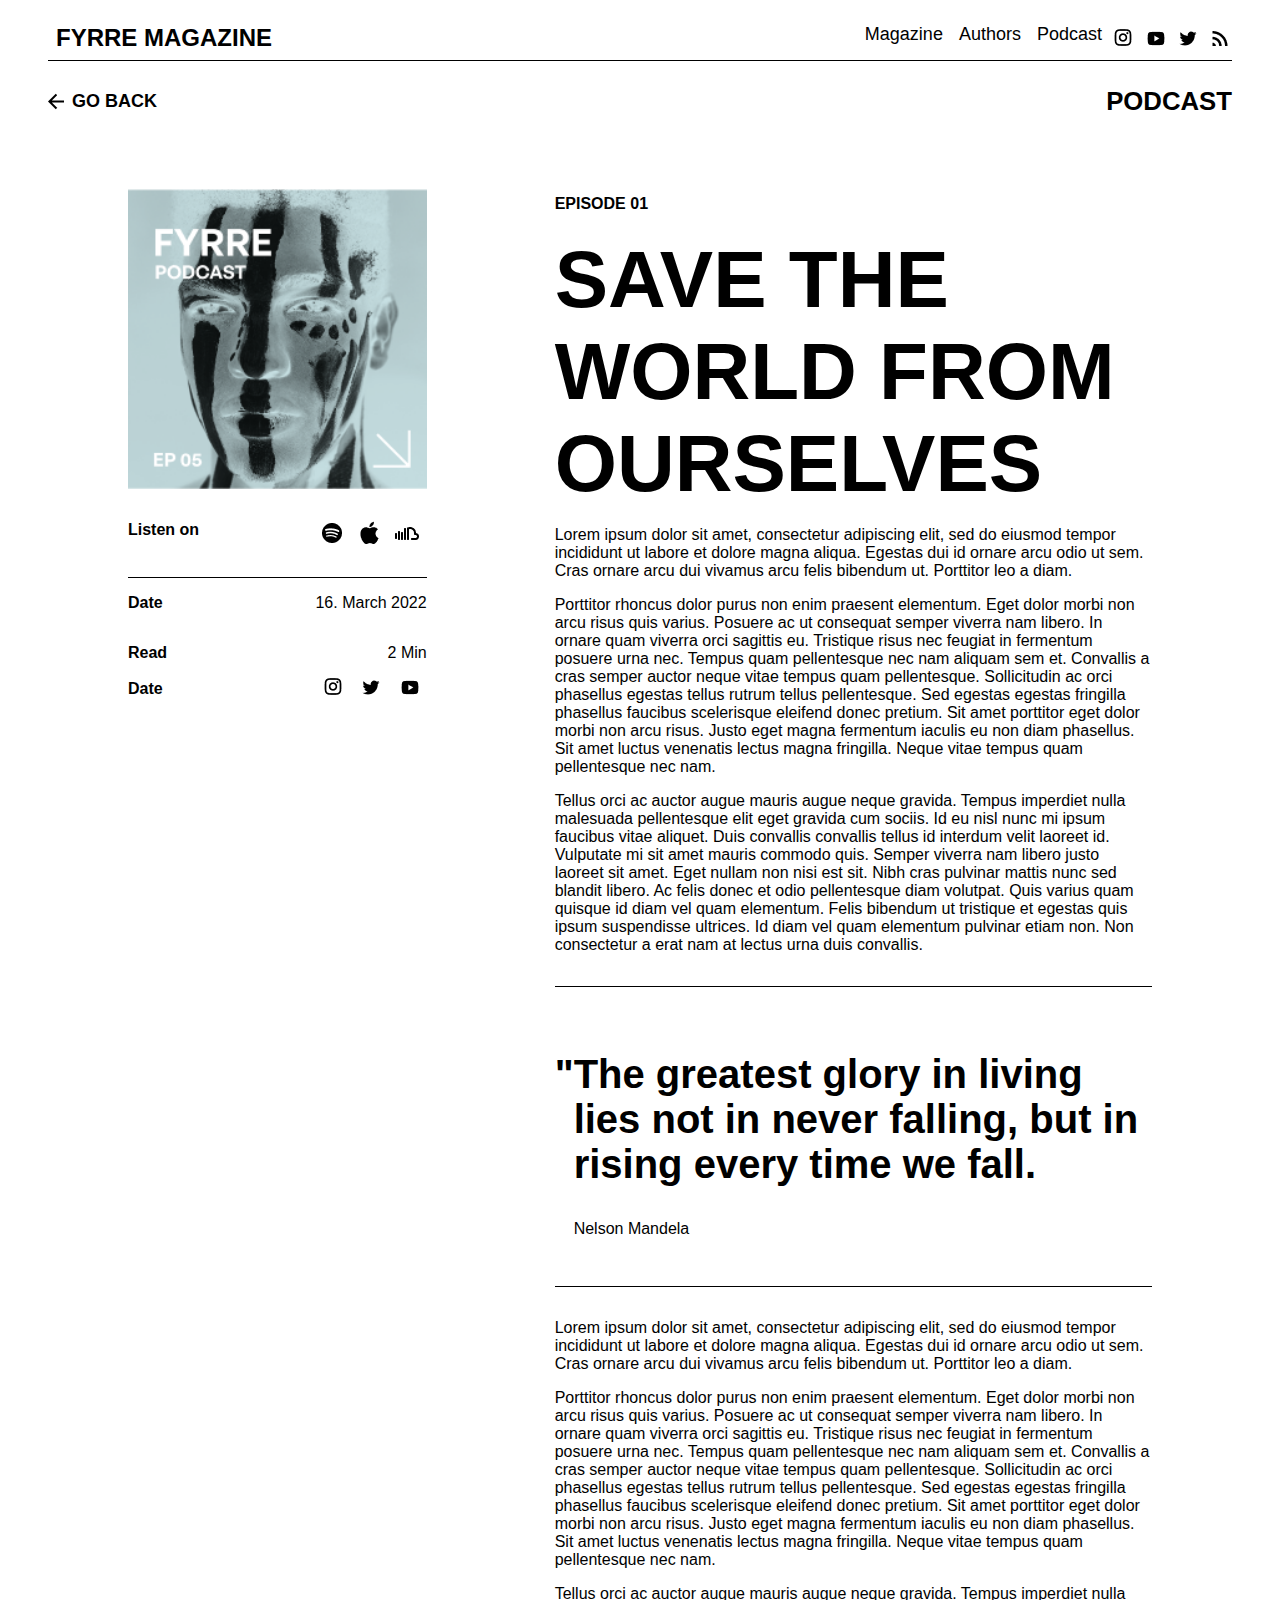
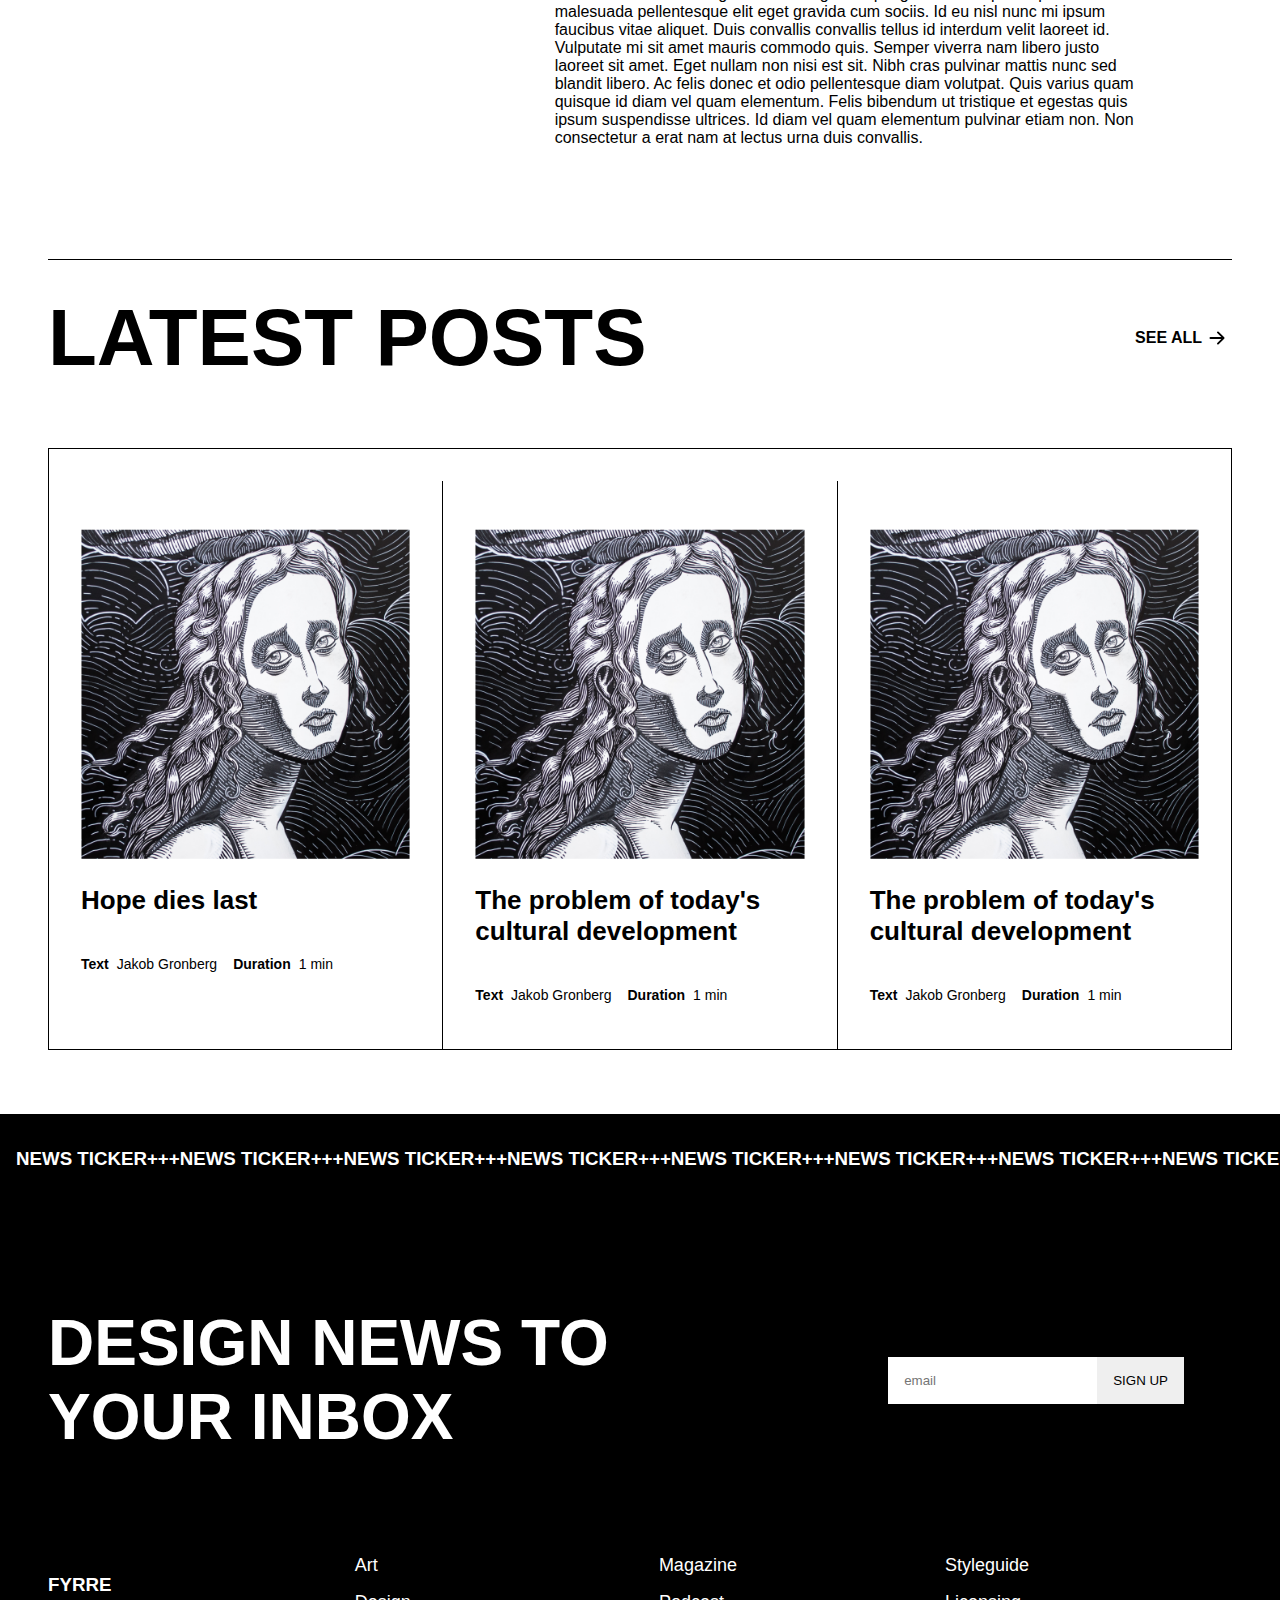
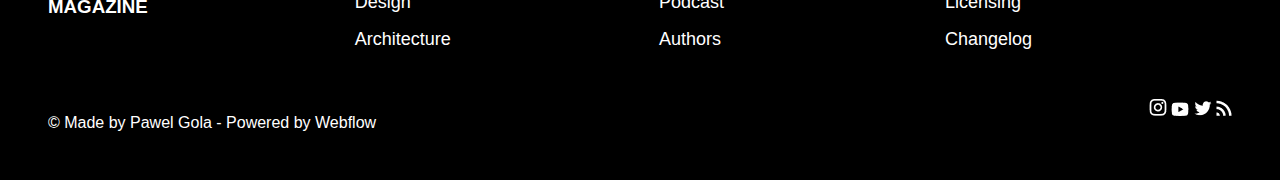
<file: podcast-post.html>
<!DOCTYPE html>
<html lang="en">
<head>
    <meta charset="UTF-8">
    <meta name="viewport" content="width=device-width, initial-scale=1.0">
    <title>Document</title>
    <link rel="stylesheet" href="">
    <link rel="stylesheet" href="magazine-post.css">
    <link rel="stylesheet" href="footer-header.css">
</head>
<body>
    <section class="mag-post-section">
        <div id="header-container"></div>
        <div class="go-back">
            <div class="go-back-arrow">
                <img src="./img/left-arrow.png" alt="">
                <a href="./podcast.html" class="go-back-h4">GO BACK</a>
            </div>
            <h3>PODCAST</h3>
            
        </div>
    
    </section>
    
    <section class="post-content">
        <div class="profile">
            <div class="podcast-info">
                <img src="./img/podcast-cover-4.webp" alt="">
                <div class="listen-on">Listen on 
                    <div class="music-icons">
                        <img src="./img/spotify.webp" alt="">
                        <img src="./img/apple.webp" alt="">
                        <img src="./img/soundcloud.webp" alt="">
                    </div>
                </div>
            </div>
            <div>
                <div class="info">
                    <span>Date</span>
                    <p>16. March 2022</p>
                </div>
                <div class="info">
                    <span>Read</span>
                    <p>2 Min</p>
                </div>
                <div class="info">
                    <span>Date</span>
                    <div>
                        <img src="./img/insta-icon-blackj.png" alt="">
                        <img src="./img/twitter-icon-black.png" alt="">
                        <img src="./img/yt-icon-black.png" alt="">
                    </div>
                </div>
            </div>
            
        </div>
        <div class="text text-podcast">
            <div>
                <h4>EPISODE 01</h4>
                <h1>SAVE THE WORLD FROM OURSELVES</h1>
            </div>
            <p>Lorem ipsum dolor sit amet, consectetur adipiscing elit, sed do eiusmod tempor incididunt ut labore et dolore magna aliqua. Egestas dui id ornare arcu odio ut sem. Cras ornare arcu dui vivamus arcu felis bibendum ut. Porttitor leo a diam.</p>
            <p>Porttitor rhoncus dolor purus non enim praesent elementum. Eget dolor morbi non arcu risus quis varius. Posuere ac ut consequat semper viverra nam libero. In ornare quam viverra orci sagittis eu. Tristique risus nec feugiat in fermentum posuere urna nec. Tempus quam pellentesque nec nam aliquam sem et. Convallis a cras semper auctor neque vitae tempus quam pellentesque. Sollicitudin ac orci phasellus egestas tellus rutrum tellus pellentesque. Sed egestas egestas fringilla phasellus faucibus scelerisque eleifend donec pretium. Sit amet porttitor eget dolor morbi non arcu risus. Justo eget magna fermentum iaculis eu non diam phasellus. Sit amet luctus venenatis lectus magna fringilla. Neque vitae tempus quam pellentesque nec nam.</p>
            <p>Tellus orci ac auctor augue mauris augue neque gravida. Tempus imperdiet nulla malesuada pellentesque elit eget gravida cum sociis. Id eu nisl nunc mi ipsum faucibus vitae aliquet. Duis convallis convallis tellus id interdum velit laoreet id. Vulputate mi sit amet mauris commodo quis. Semper viverra nam libero justo laoreet sit amet. Eget nullam non nisi est sit. Nibh cras pulvinar mattis nunc sed blandit libero. Ac felis donec et odio pellentesque diam volutpat. Quis varius quam quisque id diam vel quam elementum. Felis bibendum ut tristique et egestas quis ipsum suspendisse ultrices. Id diam vel quam elementum pulvinar etiam non. Non consectetur a erat nam at lectus urna duis convallis.</p>
            <div class="quote-div">
                <h2>"</h2>
                <div>
                    <h2>The greatest glory in living lies not in never falling, but in rising every time we fall.</h2>
                    <p>Nelson Mandela</p>
                </div>
            </div>
            <p>Lorem ipsum dolor sit amet, consectetur adipiscing elit, sed do eiusmod tempor incididunt ut labore et dolore magna aliqua. Egestas dui id ornare arcu odio ut sem. Cras ornare arcu dui vivamus arcu felis bibendum ut. Porttitor leo a diam.</p>
            <p>Porttitor rhoncus dolor purus non enim praesent elementum. Eget dolor morbi non arcu risus quis varius. Posuere ac ut consequat semper viverra nam libero. In ornare quam viverra orci sagittis eu. Tristique risus nec feugiat in fermentum posuere urna nec. Tempus quam pellentesque nec nam aliquam sem et. Convallis a cras semper auctor neque vitae tempus quam pellentesque. Sollicitudin ac orci phasellus egestas tellus rutrum tellus pellentesque. Sed egestas egestas fringilla phasellus faucibus scelerisque eleifend donec pretium. Sit amet porttitor eget dolor morbi non arcu risus. Justo eget magna fermentum iaculis eu non diam phasellus. Sit amet luctus venenatis lectus magna fringilla. Neque vitae tempus quam pellentesque nec nam.</p>
            <p>Tellus orci ac auctor augue mauris augue neque gravida. Tempus imperdiet nulla malesuada pellentesque elit eget gravida cum sociis. Id eu nisl nunc mi ipsum faucibus vitae aliquet. Duis convallis convallis tellus id interdum velit laoreet id. Vulputate mi sit amet mauris commodo quis. Semper viverra nam libero justo laoreet sit amet. Eget nullam non nisi est sit. Nibh cras pulvinar mattis nunc sed blandit libero. Ac felis donec et odio pellentesque diam volutpat. Quis varius quam quisque id diam vel quam elementum. Felis bibendum ut tristique et egestas quis ipsum suspendisse ultrices. Id diam vel quam elementum pulvinar etiam non. Non consectetur a erat nam at lectus urna duis convallis.</p>
        </div>
       
    </section>
    <section class="latest-posts-section">
        <div>
            <h2 class="">LATEST POSTS</h2>
            <div class="all-podcasts">SEE ALL
                <svg xmlns="http://www.w3.org/2000/svg" width="30" height="30" viewBox="0 0 16 16">
                    <path fill-rule="evenodd" d="M4 8a.5.5 0 0 1 .5-.5h5.793L8.146 5.354a.5.5 0 1 1 .708-.708l3 3a.5.5 0 0 1 0 .708l-3 3a.5.5 0 0 1-.708-.708L10.293 8.5H4.5A.5.5 0 0 1 4 8"/>
                  </svg>
            </div>
        </div>
        <div class="magazines magazines-3">
            <div class="magazine">
                <img src="./img/article-cover.webp" alt="">
                <h3>Hope dies last</h3>
                <div class="magazine-text-duration">
                    <p><span>Text</span>Jakob Gronberg</p>
                    <p><span>Duration</span>1 min</p>
                </div>
                
            </div>
            <div class="magazine magazine-2">
                <img src="./img/article-cover.webp" alt="">
                <h3>The problem of today's<br> cultural development</h3>
                <div class="magazine-text-duration">
                    <p><span>Text</span>Jakob Gronberg</p>
                    <p><span>Duration</span>1 min</p>
                </div>
                
            </div>
            <div class="magazine">
                <img src="./img/article-cover.webp" alt="">
                <h3>The problem of today's<br> cultural development</h3>
                <div class="magazine-text-duration">
                    <p><span>Text</span>Jakob Gronberg</p>
                    <p><span>Duration</span>1 min</p>
                </div>
                
            </div>
        </div>
    </section>
    <div id="footer-container"></div>
    <script>
       fetch('header.html')
   .then(response => response.text())
   .then(data => {
       document.getElementById('header-container').innerHTML = data;
   });

fetch('footer.html')
   .then(response => response.text())
   .then(data => {
       document.getElementById('footer-container').innerHTML = data;
   });
    </script>   
    
</body>
</html>
</file>
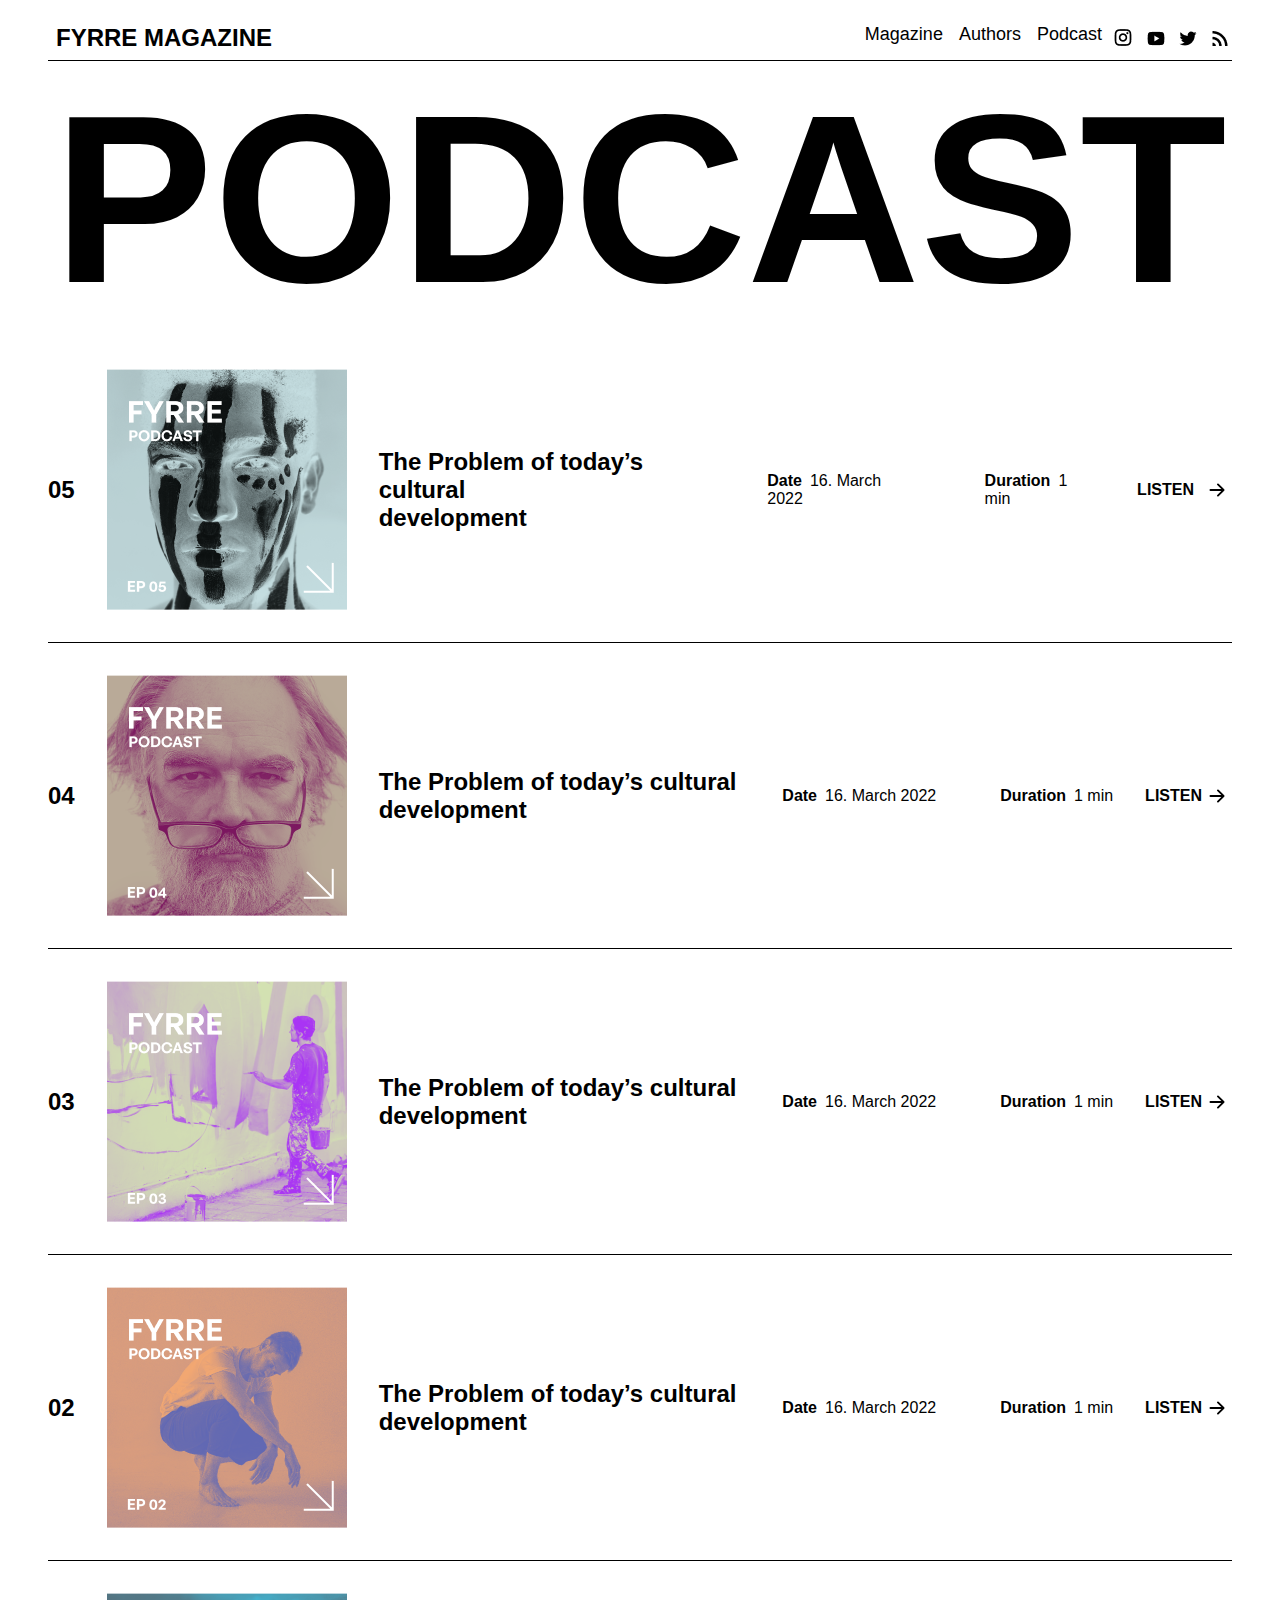
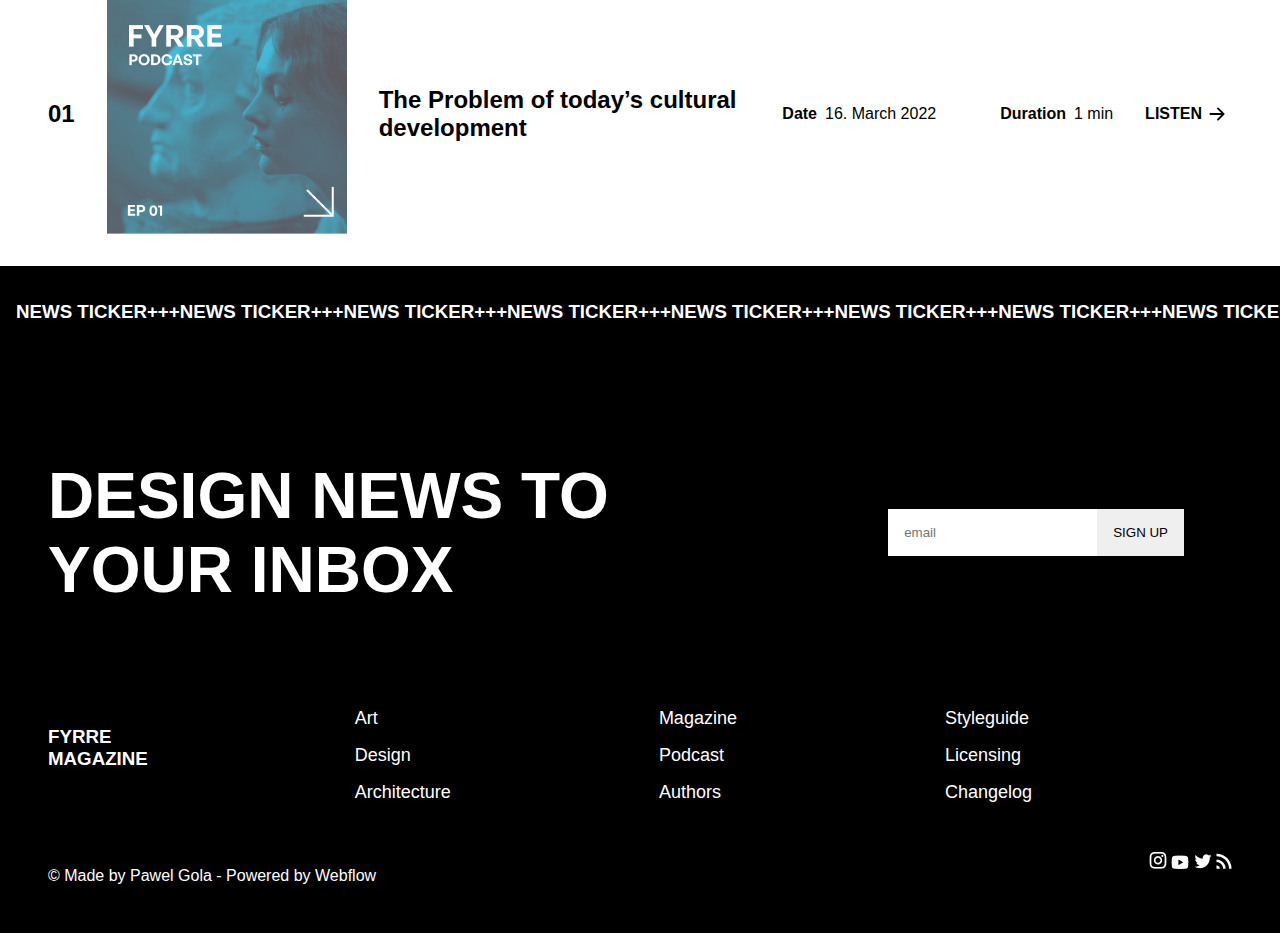
<file: podcast.html>
<!DOCTYPE html>
<html lang="en">
<head>
    <meta charset="UTF-8">
    <meta name="viewport" content="width=device-width, initial-scale=1.0">
    <title>Document</title>
    <link rel="stylesheet" href="podcast.css">
    <link rel="stylesheet" href="footer-header.css">
</head>
<body>
    <section class="first-section">
        <div id="header-container"></div>
        <h1>PODCAST</h1>
    
    </section>
    <section class="podcasts">
        <div class="podcast podcast-2">
            <div class="podcast-subdiv">
                <h2>05</h3>
                <img src="./img/podcast-cover-4.webp" alt="">
                <h2>The Problem of today’s cultural<br> development</h2>
            </div>
            <div class="podcast-subdiv podcast-subdiv-2">
                <p><span>Date</span>16. March 2022</p>
                <p><span>Duration</span>1 min</p>
                <div class="all-podcasts">
                    <a href="./podcast-post.html">LISTEN</a>
                    <svg xmlns="http://www.w3.org/2000/svg" width="30" height="30" viewBox="0 0 16 16">
                        <path fill-rule="evenodd" d="M4 8a.5.5 0 0 1 .5-.5h5.793L8.146 5.354a.5.5 0 1 1 .708-.708l3 3a.5.5 0 0 1 0 .708l-3 3a.5.5 0 0 1-.708-.708L10.293 8.5H4.5A.5.5 0 0 1 4 8"/>
                      </svg>
                </div>
            </div>

            
          
        </div>
        <div class="podcast podcast-2">
            <div class="podcast-subdiv">
                <h2>04</h3>
                <img src="./img/podcast-cover-5.webp" alt="">
                <h2>The Problem of today’s cultural<br> development</h2>
            </div>
            <div class="podcast-subdiv podcast-subdiv-2">
                <p><span>Date</span>16. March 2022</p>
                <p><span>Duration</span>1 min</p>
                <div class="all-podcasts">LISTEN
                    <svg xmlns="http://www.w3.org/2000/svg" width="30" height="30" viewBox="0 0 16 16">
                        <path fill-rule="evenodd" d="M4 8a.5.5 0 0 1 .5-.5h5.793L8.146 5.354a.5.5 0 1 1 .708-.708l3 3a.5.5 0 0 1 0 .708l-3 3a.5.5 0 0 1-.708-.708L10.293 8.5H4.5A.5.5 0 0 1 4 8"/>
                      </svg>
                </div>
            </div>

            
          
        </div>
        <div class="podcast podcast-2">
            <div class="podcast-subdiv">
                <h2>03</h3>
                <img src="./img/podcast-cover-6.webp" alt="">
                <h2>The Problem of today’s cultural<br> development</h2>
            </div>
            <div class="podcast-subdiv podcast-subdiv-2">
                <p><span>Date</span>16. March 2022</p>
                <p><span>Duration</span>1 min</p>
                <div class="all-podcasts">LISTEN
                    <svg xmlns="http://www.w3.org/2000/svg" width="30" height="30" viewBox="0 0 16 16">
                        <path fill-rule="evenodd" d="M4 8a.5.5 0 0 1 .5-.5h5.793L8.146 5.354a.5.5 0 1 1 .708-.708l3 3a.5.5 0 0 1 0 .708l-3 3a.5.5 0 0 1-.708-.708L10.293 8.5H4.5A.5.5 0 0 1 4 8"/>
                      </svg>
                </div>
            </div>

            
          
        </div>
        <div class="podcast podcast-2">
            <div class="podcast-subdiv">
                <h2>02</h3>
                <img src="./img/podcast-cover-7.webp" alt="">
                <h2>The Problem of today’s cultural<br> development</h2>
            </div>
            <div class="podcast-subdiv podcast-subdiv-2">
                <p><span>Date</span>16. March 2022</p>
                <p><span>Duration</span>1 min</p>
                <div class="all-podcasts">LISTEN
                    <svg xmlns="http://www.w3.org/2000/svg" width="30" height="30" viewBox="0 0 16 16">
                        <path fill-rule="evenodd" d="M4 8a.5.5 0 0 1 .5-.5h5.793L8.146 5.354a.5.5 0 1 1 .708-.708l3 3a.5.5 0 0 1 0 .708l-3 3a.5.5 0 0 1-.708-.708L10.293 8.5H4.5A.5.5 0 0 1 4 8"/>
                      </svg>
                </div>
            </div>

            
          
        </div>
        <div class="podcast-last podcast podcast-2">
            <div class="podcast-subdiv">
                <h2>01</h3>
                <img src="./img/podcast-cover-8.webp" alt="">
                <h2>The Problem of today’s cultural<br> development</h2>
            </div>
            <div class="podcast-subdiv podcast-subdiv-2">
                <p><span>Date</span>16. March 2022</p>
                <p><span>Duration</span>1 min</p>
                <div class="all-podcasts">LISTEN
                    <svg xmlns="http://www.w3.org/2000/svg" width="30" height="30" viewBox="0 0 16 16">
                        <path fill-rule="evenodd" d="M4 8a.5.5 0 0 1 .5-.5h5.793L8.146 5.354a.5.5 0 1 1 .708-.708l3 3a.5.5 0 0 1 0 .708l-3 3a.5.5 0 0 1-.708-.708L10.293 8.5H4.5A.5.5 0 0 1 4 8"/>
                      </svg>
                </div>
            </div>

            
          
        </div>
    </section>
    <div id="footer-container"></div>
    <script>
       fetch('header.html')
   .then(response => response.text())
   .then(data => {
       document.getElementById('header-container').innerHTML = data;
   });

fetch('footer.html')
   .then(response => response.text())
   .then(data => {
       document.getElementById('footer-container').innerHTML = data;
   });
    </script>   

   
    
</body>
</html>
</file>
<file: magazine-post.css>
body {
    margin: 0;
}
* {
    font-family: sans-serif;
}


.nav {
    display: flex;
    align-items: center;
    justify-content: space-between;
    border-bottom: 1px solid black;
   

}


a {
    text-decoration: none;
}

.fyrre-magazine {

    border-bottom: 1px solid black;
    padding: 8px 0;
    margin-top: 1rem;

}

.fyrre-magazine > a{
    font-size: 24px;
    font-weight:bolder;
    color: black;
}





a {
    text-decoration: none; 
    color: black;
}

.mag-post-section, .latest-posts-section, .authors {
    padding: 0rem 3rem;
}

.mag-post-section > img {
    margin: 2rem 0;
   width: 100%;
}

.go-back {
    display: flex;
    justify-content: space-between;
    align-items: center;
    font-size: 22px;
}

.go-back-arrow {
    display: flex;
    align-items: center;
    font-size: 16px;
}

.go-back-h4 {
    margin-left: 0.5rem;
    font-weight: bolder;
}

.description {
    font-weight: lighter;
    line-height: 200%;
    margin-top: 0;
    width: 50%;
}

p {
    font-weight: lighter;
}

.hope-dies-last {
    display: flex;
    justify-content: space-between;
    align-items: center;
}

h1 {
    font-size: 5rem;
    margin: 0;
}

.post-text-date {
    display: flex;
    justify-content: space-between;
    align-items: center;
    font-size: 14px ;
    
    


}
.post-text-date > p {
    margin-right: 1rem;
    
    

}



.category {
    padding: 0.5rem 1rem;
    border: 1px solid black;
    border-radius: 1rem;
    font-size: 12px;
}

.post-content {
    padding: 2rem 8rem;
    display: flex;

}

.info > div > img {
    margin: 0 0.5rem ;
}

.profile-and-name {
    display: flex;
    align-items: center;
    padding: 1rem 0;
    border-bottom: 1px solid black;
}

.listen-on {
    display: flex;
    font-weight: bold;
    justify-content: space-between;
    width: 100%;
    margin: 2rem 0 1rem 0;
}

.music-icons {
    display: flex;
    align-items: center;
}

.bigger-text {
    line-height: 175%;
    font-size: 20px;
    font-weight: 500;
}




.your-eyes-div-subdiv {

    display: flex;
    justify-content: flex-start;
    align-items: center;
    font-size: 14px ;

}

a {
    font-size: 18px;
    margin: 0 0.5rem;
    font-weight: 300;
}

nav {
    display: flex;

}
nav > div > img {
    margin: 0 0.25rem;

}

.fyrre-magazine {
    font-size: 24px;
}

.your-eyes-div-subdiv > p {

   padding-right: 1rem;

}

.smaller-text {
    line-height: 150%;
}

.louises-articles {
    font-size: 3.5rem;
}


.latest-posts-section > div {
    display: flex;
    justify-content: space-between;
    border-top: 1px solid black;
    padding-top: 2rem ;
    margin-top: 4rem;
}

.all-podcasts {
    display: flex;
    font-weight:600;
    align-items: center;
}

.all-podcasts > a {
    font-weight: bolder;
}

.latest-posts-section > div > h2 {
    font-size: 5rem;
    margin: 0;
}

.music-icons > img {
    margin: 0 0.5rem;
}

.author-info > img {
margin-bottom: 2rem;
}

.author-socials-info {
    margin: 1rem 0;
}

.podcast-info {
    display: flex;
    flex-direction: column;
    align-items: center;
    justify-content: center;
    padding: 1rem 0;
    border-bottom: 1px solid black;
}
.podcast-info > img {
    width: 100%;
}


.profile-and-name > h3 {
    font-size: 24px;
    margin-left: 1rem ;
}


.info {
    display: flex;
    justify-content: space-between;
    align-items: center;
}

.profile {
    width:33%;
    margin-right: 8rem;

}

.text {
    width: 66%;
}

.quote-div {
    display: flex;
    padding: 2rem 0;
    border-top: 1px solid black;
    border-bottom: 1px solid black;
    margin: 2rem 0;
}


.quote-div > h2, .quote-div > div > h2{
    font-size: 2.5rem;
}


span {
    font-weight: bold;
    margin-right: 0.5rem;
}



.magazines {
    display: flex;
    border: 1px solid black;
}

.magazines-2 {
    display: flex;
    border: 1px solid black;
    margin: 6rem 0;
}

.category {
    padding: 0.5rem 1rem;
    border: 1px solid black;
    border-radius: 1rem;
    font-size: 12px;
}

.magazine {
    display: flex;
    flex-direction: column;
    padding: 2rem;
}
.magazine-2 {
    border-left: 1px solid black;
    border-right: 1px solid black;
}

.magazine > h3{
   font-size: 26px;
   
}

.magazine > img {
    width: 100%;
    margin-top: 1rem;
}


.magazine-date-category {
    display: flex;
    justify-content: space-between;
    align-items: center;
    font-weight: lighter;
}


.magazine-text-duration {
    display: flex;
    justify-content: flex-start;
    align-items: center;
    font-size: 14px ;
    
    

}

.magazine-text-duration > p {
    display: flex;
    justify-content: flex-start;
    align-items: center;
    font-size: 14px ;
    padding-right: 1rem;
    
    

}



.footer {
    background: black;
    color: white;
}

.footer-sign-up {
    padding: 3rem;
    display: flex;
    align-items: center;
    justify-content: space-between;
}


.footer-sign-up > h2 {
    font-size: 4rem;
    
}


.footer-nav {
    display: flex;
    padding: 0 3rem;

}

.footer-nav > div  > a {
    text-decoration: none;
    color: white;
    margin-bottom: 1rem;
}

.footer-nav > div{
    display: flex;
    flex-direction: column;
    margin-right: 12rem;

}

.socials {
    display: flex;
    justify-content: space-between;
    padding: 2rem 3rem;
}

.news-ticker {
    background: black;
    color: white;
    display: flex;
    flex-wrap: nowrap;
    text-wrap: nowrap;
    padding: 1rem;
    padding-right: 0;
    align-items: center;
    justify-content: space-between;
    

}

.magazines-3 {
    margin-bottom: 4rem;
}


.author {
    display: flex;
    align-items: center;
    padding: 2rem;
    border: 1px solid black;
}

.authors-div {
    display: grid;
    grid-template-columns: 1fr 1fr;
    grid-template-rows: 1fr 1fr 1fr;
    
    
}

.author > div > h3 {
    margin: 0;
}

.author-img {
    margin-right: 2rem;
}



@media only screen and (max-width: 768px) {
    h1 {
        font-size: 2rem;
        padding: 0;
        margin: 1rem 0;
        text-align: center;
    }

    .mag-post-section, .latest-posts-section, .authors {
        padding: 0rem 1rem;
    }

    nav {
        display: flex;
        flex-wrap: wrap;
        justify-content: flex-start;
        
    }

    nav > a {
        font-size: 16px;
    }

    .fyrre-magazine > a{
        font-size: 16px;
    
    }

    nav > div > img {
        margin:  0.5rem;
    
    }

    .news-ticker > h3 {
        margin-right: 1rem;
        font-size: 14px;
    }


    .hope-dies-last {
        display: flex;
        flex-direction: column;
        justify-content: space-between;
        align-items: baseline;
    }


    .news-ticker {
   
        overflow: hidden;
    
    }

    .news-ticker > p {
        font-size: 14px;
    
    }


    .latest-posts-section > div > h2 {
        font-size: 2rem;
        margin: 0;
    }


    .post-content {
        padding: 1rem;
    }

    .author-info > img {
        width: 50%;
        margin-bottom: 1rem;
    }


    span {
       display: inline-block;
       
    }
    .post-content {
        flex-direction: column;
    }

    
    .text {
        width: 100%;
    }

    .text-podcast {
        margin-top: 2rem;
    }

    .profile {
        width: 100%;
    }

    
    .category-btn {
        display: flex;
        align-items: center;
        padding: 0.25rem 1rem;
        border: 1px solid black;
        border-radius: 1rem;
        font-size: 10px;
        margin:  0  1rem 0 0;
    }

    .category-buttons {
        display: flex;

    }

    .categories {
        display: flex;
        flex-direction: column;
        margin: 0;
        margin-bottom: 1rem;
        align-items: baseline;
        
    }

    .description {
        font-weight: lighter;
        line-height: 200%;
        margin-top: 0;
        width: 100%
    }

    .magazines-3 {
        margin-bottom: 4rem;
    }


    .magazines {
        display: flex;
        flex-direction: column;
        border: 1px solid black;

    }
    
    .magazine-date-category {
        display: flex;
        justify-content: space-between;
        align-items: center;
        font-weight: lighter;
    
    }
    
    .magazine-text-duration {
        display: flex;
        justify-content: space-between;
        align-items: center;
        font-size: 14px ;
    }


    
    .magazines-2 {
        display: flex;
        margin: 6rem 0;
        border-top: none;
        border-bottom: none;

    }

    .magazine > h3{
        font-size: 20px;
        
    }
    
    .louises-articles {
        font-size: 2rem;
    }

    .authors-div {
      display: flex;
      flex-direction: column;
      margin: 2rem 0;
        
        
    }


    .author-img {
        margin-bottom: 1.5rem;
    }

    .magazine > p{
        font-size: 14px;
        
    }
    
    .magazine-2 {
        border-top: 1px solid black;
        border-bottom: 1px solid black;
        border-left: none;
        border-right: none;
    }

    .footer-sign-up {
        padding: 1rem;
        display: flex;
        flex-direction: column;
        align-items:baseline;
        justify-content: space-between;

    }



    .footer-nav {
        display: grid;
        grid-template-columns: 1fr 1fr;
        grid-template-rows: 1fr 1fr;
        padding: 0 1rem;

    }
    


    .author {
        display: flex;
        flex-direction: column;
        align-items: center;
        padding: 2rem;
        border: 1px solid black;
    }   

    .footer-nav > div{
        display: flex;
        flex-direction: column;
        margin-right: 0rem;
    
    }
    
    .socials {
        display: flex;
        justify-content: space-between;
        padding: 1rem;
    }
    

}
</file>
<file: footer-header.css>
.fyrre-magazine {

    border-bottom: 1px solid black;
    padding: 8px 0;
    margin-top: 1rem;

}

.fyrre-magazine > a{
    font-size: 24px;
    font-weight:bolder;
    color: black;
}

.nav {
    display: flex;
    align-items: center;
    justify-content: space-between;
    border-bottom: 1px solid black;
   

}

nav {
    display: flex;

}
nav > div > img {
    margin: 0 0.25rem;

}



.fyrre-magazine {
    font-size: 24px;
}


a {
    font-size: 18px;
    margin: 0 0.5rem;
    font-weight: 300;
    text-decoration: none; 
    color: black;
}

.footer {
    background: black;
    color: white;
}

.footer-sign-up {
    padding: 3rem;
    display: flex;
    align-items: center;
    justify-content: space-between;
}




input {
    border: none;
    padding: 1rem;
    display: block;
    
}


.footer-sign-up > h2 {
    font-size: 4rem;
    
}

.footer-sign-up-box {
    display: flex;
}

.footer-sign-up > button {
    padding: 1rem;
    border: none;
    
}


.footer-nav {
    display: flex;
    padding: 0 3rem;

}

.footer-nav > div  > a {
    text-decoration: none;
    color: white;
    margin-bottom: 1rem;
}

.footer-nav > div{
    display: flex;
    flex-direction: column;
    margin-right: 12rem;

}

.socials {
    display: flex;
    justify-content: space-between;
    padding: 2rem 3rem;
}

@media only screen and (max-width: 768px) {
    nav {
        display: flex;
        flex-wrap: wrap;
        justify-content: flex-start;
        
    }




    nav > a {
        font-size: 14px;
    }

    .fyrre-magazine > a{
        font-size: 16px;
    
    }

    nav > div > img {
        margin:  0.5rem;
    
    }

    .footer-sign-up {
        padding: 1rem;
        display: flex;
        flex-direction: column;
        align-items:baseline;
        justify-content: space-between;

    }



    .footer-nav {
        display: grid;
        grid-template-columns: 1fr 1fr;
        grid-template-rows: 1fr 1fr;
        padding: 0 1rem;
        justify-content: space-between;
        margin: 2rem 0;

    }
    
    .footer-sign-up > h2 {
        font-size: 2rem;
        margin-bottom: 1rem;
    }
 

    .footer-nav > div{
        display: flex;
        flex-direction: column;
        margin-right: 6rem;
    
    }

    .footer-nav > div > a {
        font-size: 16px;
        width: fit-content;
    }

    .footer-sign-up-box {
        display: flex;
        flex-direction: row;
        padding: 0;
    }
    
    .socials {
        display: flex;
        flex-direction: column;
        justify-content: space-between;
        padding: 1rem;
    }


    .socials > div > img  {
        margin-right: 0.5rem;
    }
}
</file>
<file: podcast.css>
body {
    margin: 0;
}
* {
    font-family: sans-serif;
}

.first-section, .podcasts {
    padding: 0rem 3rem;
}

.mag-post-section > img {
    margin: 2rem 0;
   width: 100%;
}

h1 {
    font-size: 15rem;
    padding: 0;
    margin: 0;
    text-align: center;
}

.news-ticker {
    background: black;
    color: white;
    display: flex;
    flex-wrap: nowrap;
    text-wrap: nowrap;
    padding: 1rem;
    padding-right: 0;
    align-items: center;
    justify-content: space-between;
    

}


.podcasts {
    display: flex;
    flex-direction: column;

}

.podcast {
    display: flex; 
    justify-content: space-between;
    padding: 2rem 0;
    border-bottom: solid 1px black;
}

.podcast-last {
    border: none;
}

.podcast-subdiv {
    display: flex; 
    justify-content: space-around;
    align-items: center;
    
}

.podcast-subdiv > img {
  margin: 0 2rem;
}

.podcast-subdiv > p {
  margin: 0 2rem;
}



span {
    font-weight: bold;
    margin-right: 0.5rem;
}

.all-podcasts {
    display: flex;
    font-weight:600;
    align-items: center;
}

.all-podcasts > img {
    margin-left: 0.5rem;
}

.all-podcasts {
    display: flex;
    font-weight:600;
    align-items: center;
}


.all-podcasts > a {
    font-weight: bolder;
    font-size: 16px;
}



@media only screen and (max-width: 768px) {
    h1 {
        font-size: 3.5rem;
        padding: 0;
        margin: 1rem 0;
        text-align: center;
    }

    .first-section, .podcasts {
        padding: 0rem 1rem;
    }

    .news-ticker > h3 {
        margin-right: 1rem;
        font-size: 14px;
    

    }

    
    .podcast {
        display: flex; 
        justify-content: space-between;
        padding: 2rem 0;
        border-bottom: solid 1px black;
    }

    .podcast-last {
        border: none;
    }

    .podcast-2 {
        display: flex ;
        flex-direction: column;
    }

    .podcast-subdiv {
        display: flex; 
        flex-direction: column;
        justify-content: space-around;
        align-items: center;

    }

    .podcast-subdiv > img {
      margin: 0 2rem;
    }


    .podcast-subdiv-2 {
        display: flex;
        flex-direction: row;
    }

    .podcast-subdiv > p {
        margin: 0 2rem;
    }


    .podcast-subdiv > h2 {
       font-size: 18px;
    }


    .news-ticker {
   
        overflow: hidden;
    
    }

    .news-ticker > p {
        font-size: 14px;
    
    }


    span {
       display: inline-block;
    }

    
    .podcast {
        display: flex;
        justify-content: space-evenly;
        padding: 2rem 0;
        border-bottom: solid 1px black;
    }


    .author {
        display: flex;
        flex-direction: column;
        align-items: center;
        padding: 2rem;
        border: 1px solid black;
    }   

}
</file>
<file: magazine.css>
body {
    margin: 0;
}
* {
    font-family: sans-serif;
}


.magazine-section {
    padding: 0rem 3rem;
}

a {
    font-size: 18px;
    margin: 0 0.5rem;
    font-weight: 300;
    text-decoration: none;
    color: black;
}


h1 {
    font-size: 15rem;
    padding: 0;
    margin: 0;
    text-align: center;
}

.category-btn {
    padding: 0.5rem 1rem;
    border: 1px solid black;
    border-radius: 1rem;
    font-size: 12px;
    margin: 0 0.5rem;
}

.category-buttons {
    display: flex;

}

.categories {
    display: flex;
    justify-content: space-between;
    align-items: center;
}


.magazines {
    display: grid;
    grid-template-columns: 1fr 1fr 1fr;
    grid-template-rows: 1fr 1fr 1fr 1fr 1fr;
}

.magazine-date-category {
    display: flex;
    justify-content: space-between;
    align-items: center;
    font-weight: lighter;

}

.magazine-text-duration {
    display: flex;
    justify-content: flex-start;
    align-items: center;
    font-size: 14px ;
    
    

}
.all-magazines > a {
    font-weight: bolder;
}

.magazine-text-duration > p {
   
    margin-right: 1rem;

}

span {
    font-weight: bold;
    margin-right: 0.5rem;
}



.magazines {
    display: flex;
    border: 1px solid black;
}

.magazines-2 {
    display: flex;
    border: 1px solid black;
    margin: 6rem 0;
}

.category {
    padding: 0.5rem 1rem;
    border: 1px solid black;
    border-radius: 1rem;
    font-size: 12px;
}

.magazine {
    display: flex;
    flex-direction: column;
    padding: 2rem;
}
.magazine-2 {
    border-left: 1px solid black;
    border-right: 1px solid black;
}

.magazine > h3{
   font-size: 26px;
   
}

.magazine > img {
    width: 100%;
    margin-top: 1rem;
}

.description {
    font-weight: lighter;
    line-height: 150%;
    margin-top: 0;
}

.all-magazines {
    padding-top: 4rem;
    display: flex;
    font-weight:600;
    align-items: center;
    justify-content: flex-end;
    
}


.news-ticker {
    background: black;
    color: white;
    display: flex;
    flex-wrap: nowrap;
    text-wrap: nowrap;
    padding: 1rem;
    padding-right: 0;
    align-items: center;
    justify-content: space-between;
    

}



@media only screen and (max-width: 768px) {
    h1 {
        font-size: 3.5rem;
        padding: 0;
        margin: 1rem 0;
        text-align: center;
    }

    .magazine-section {
        padding: 0rem 1rem;
    }

    
    .news-ticker > h3 {
        margin-right: 1rem;
        font-size: 14px;
    

    }

    .magazines-3 {
        margin: 4rem 0;
    }

    .news-ticker {
   
        overflow: hidden;
    
    }

    .news-ticker > p {
        font-size: 14px;
    
    }


    span {
       display: inline-block;
    }

    

    
    .category-btn {
        display: flex;
        align-items: center;
        padding: 0.25rem 1rem;
        border: 1px solid black;
        border-radius: 1rem;
        font-size: 10px;
        margin:  0  1rem 0 0;
    }

    .category-buttons {
        display: flex;

    }

    .categories {
        display: flex;
        flex-direction: column;
        margin: 0;
        margin-bottom: 1rem;
        align-items: baseline;
        
    }



    .magazines {
        display: flex;
        flex-direction: column;
        border: 1px solid black;

    }
    
    .magazine-date-category {
        display: flex;
        justify-content: space-between;
        align-items: center;
        font-weight: lighter;
    
    }
    
    .magazine-text-duration {
        display: flex;
        justify-content: space-between;
        align-items: center;
        font-size: 14px ;
    }


    
    .magazines-2 {
        display: flex;
        margin: 6rem 0;
        border-top: none;
        border-bottom: none;

    }

    .magazine > h3{
        font-size: 20px;
        
    }
    
    .magazine > p{
        font-size: 14px;
        
    }
    
    .magazine-2 {
        border-top: 1px solid black;
        border-bottom: 1px solid black;
        border-left: none;
        border-right: none;
    }

    .author {
        display: flex;
        flex-direction: column;
        align-items: center;
        padding: 2rem;
        border: 1px solid black;
    }   


}
</file>
